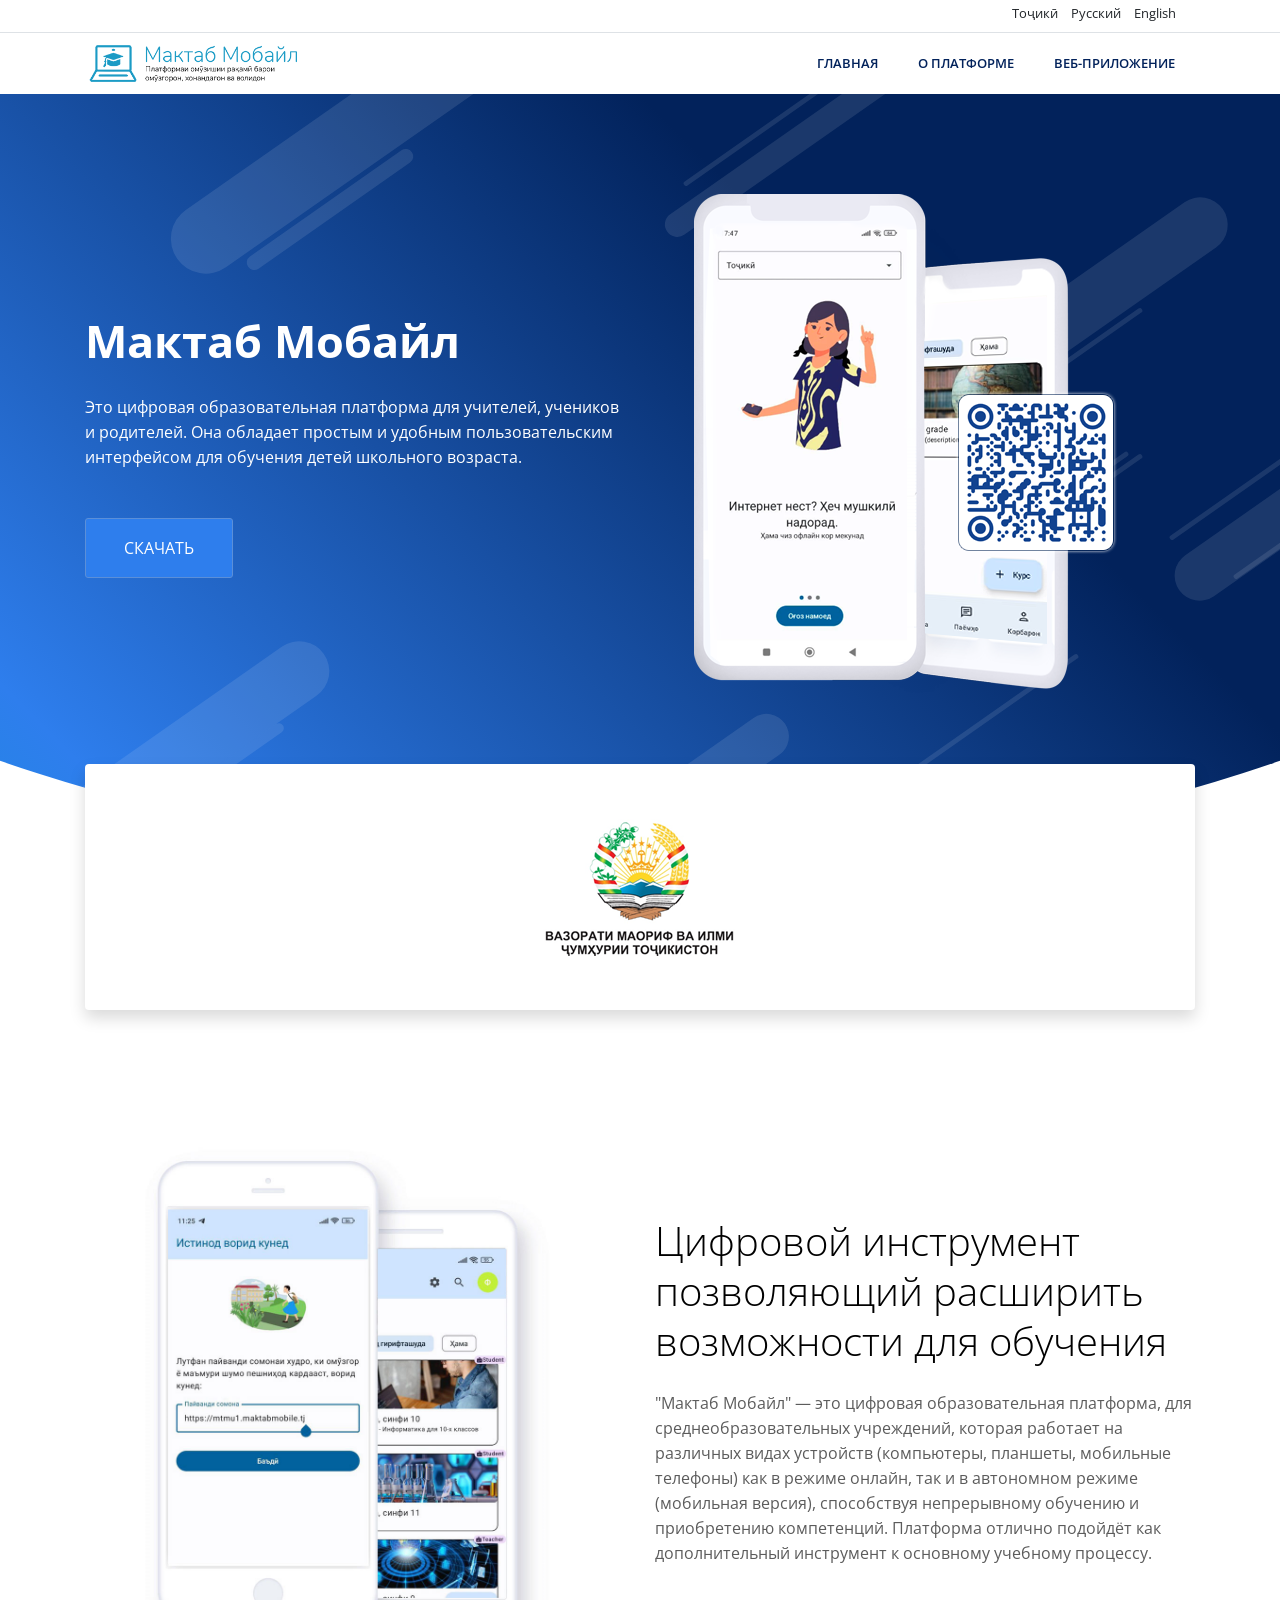
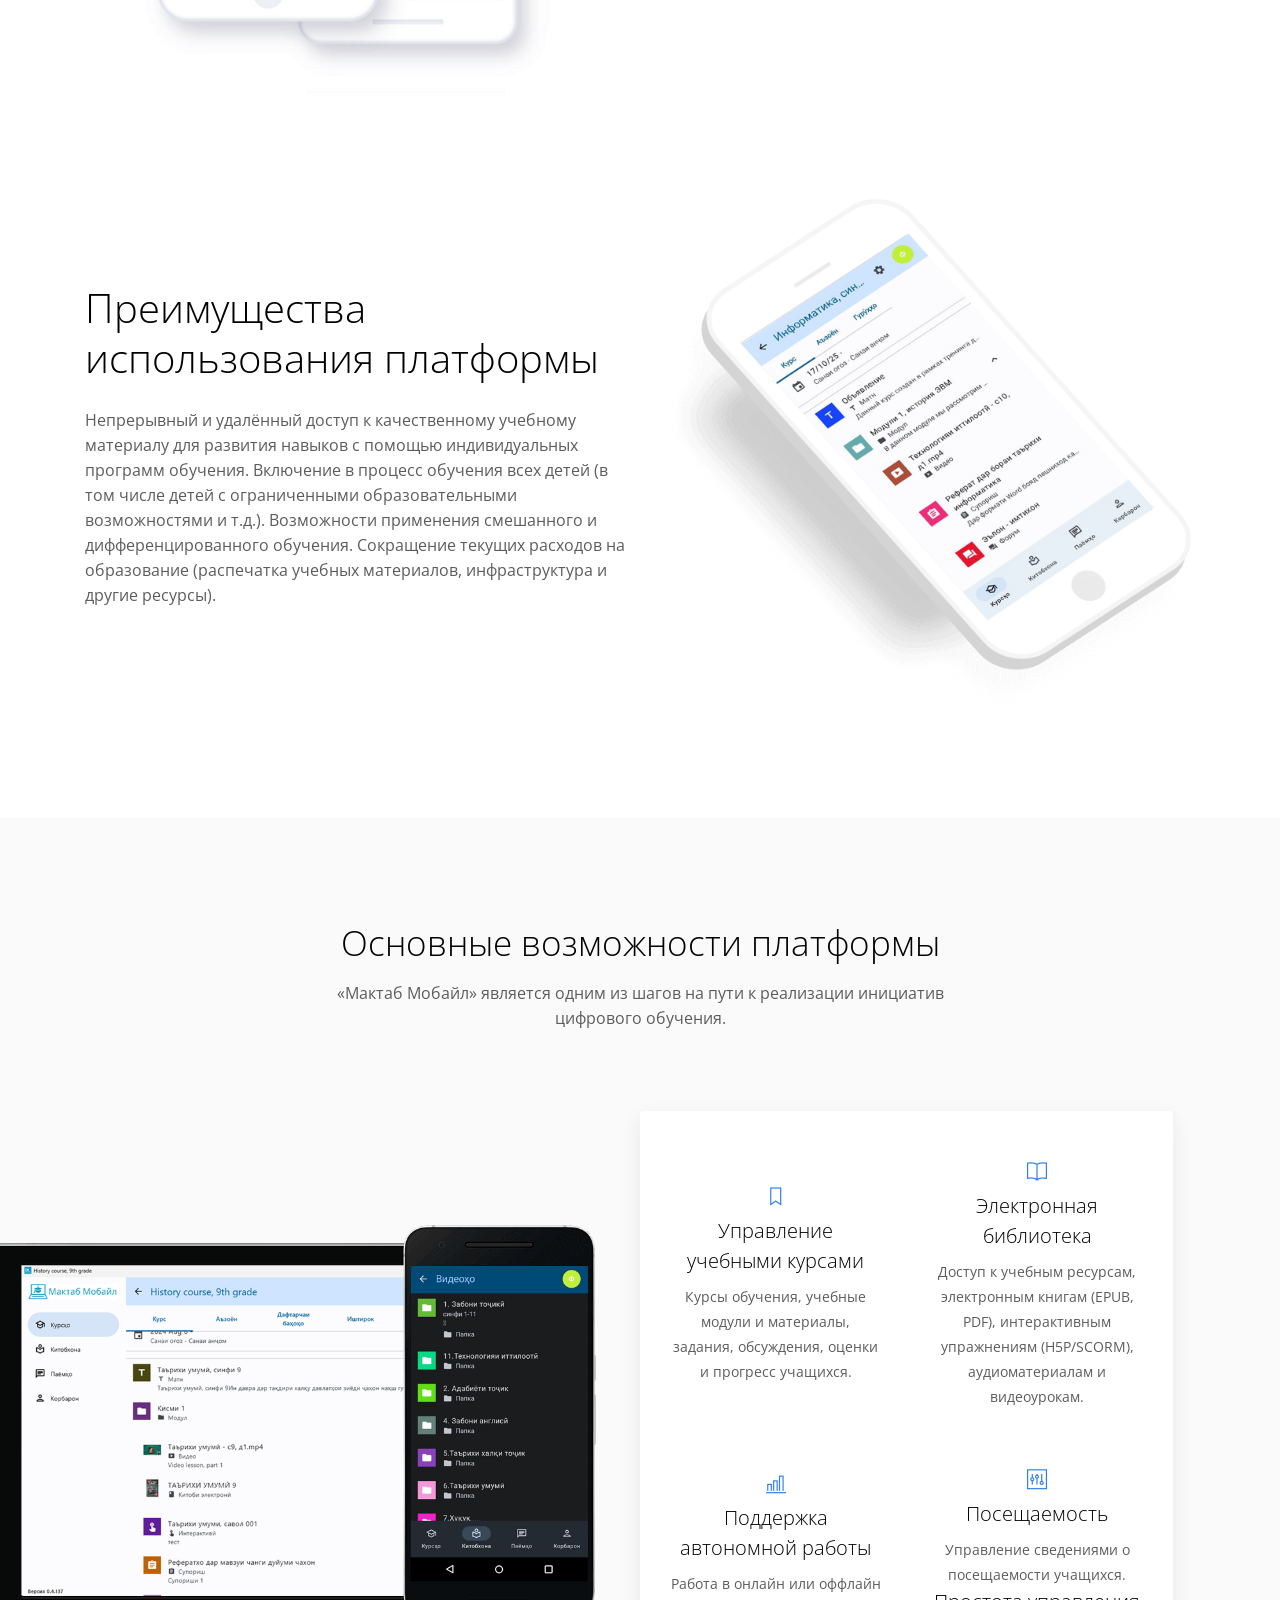
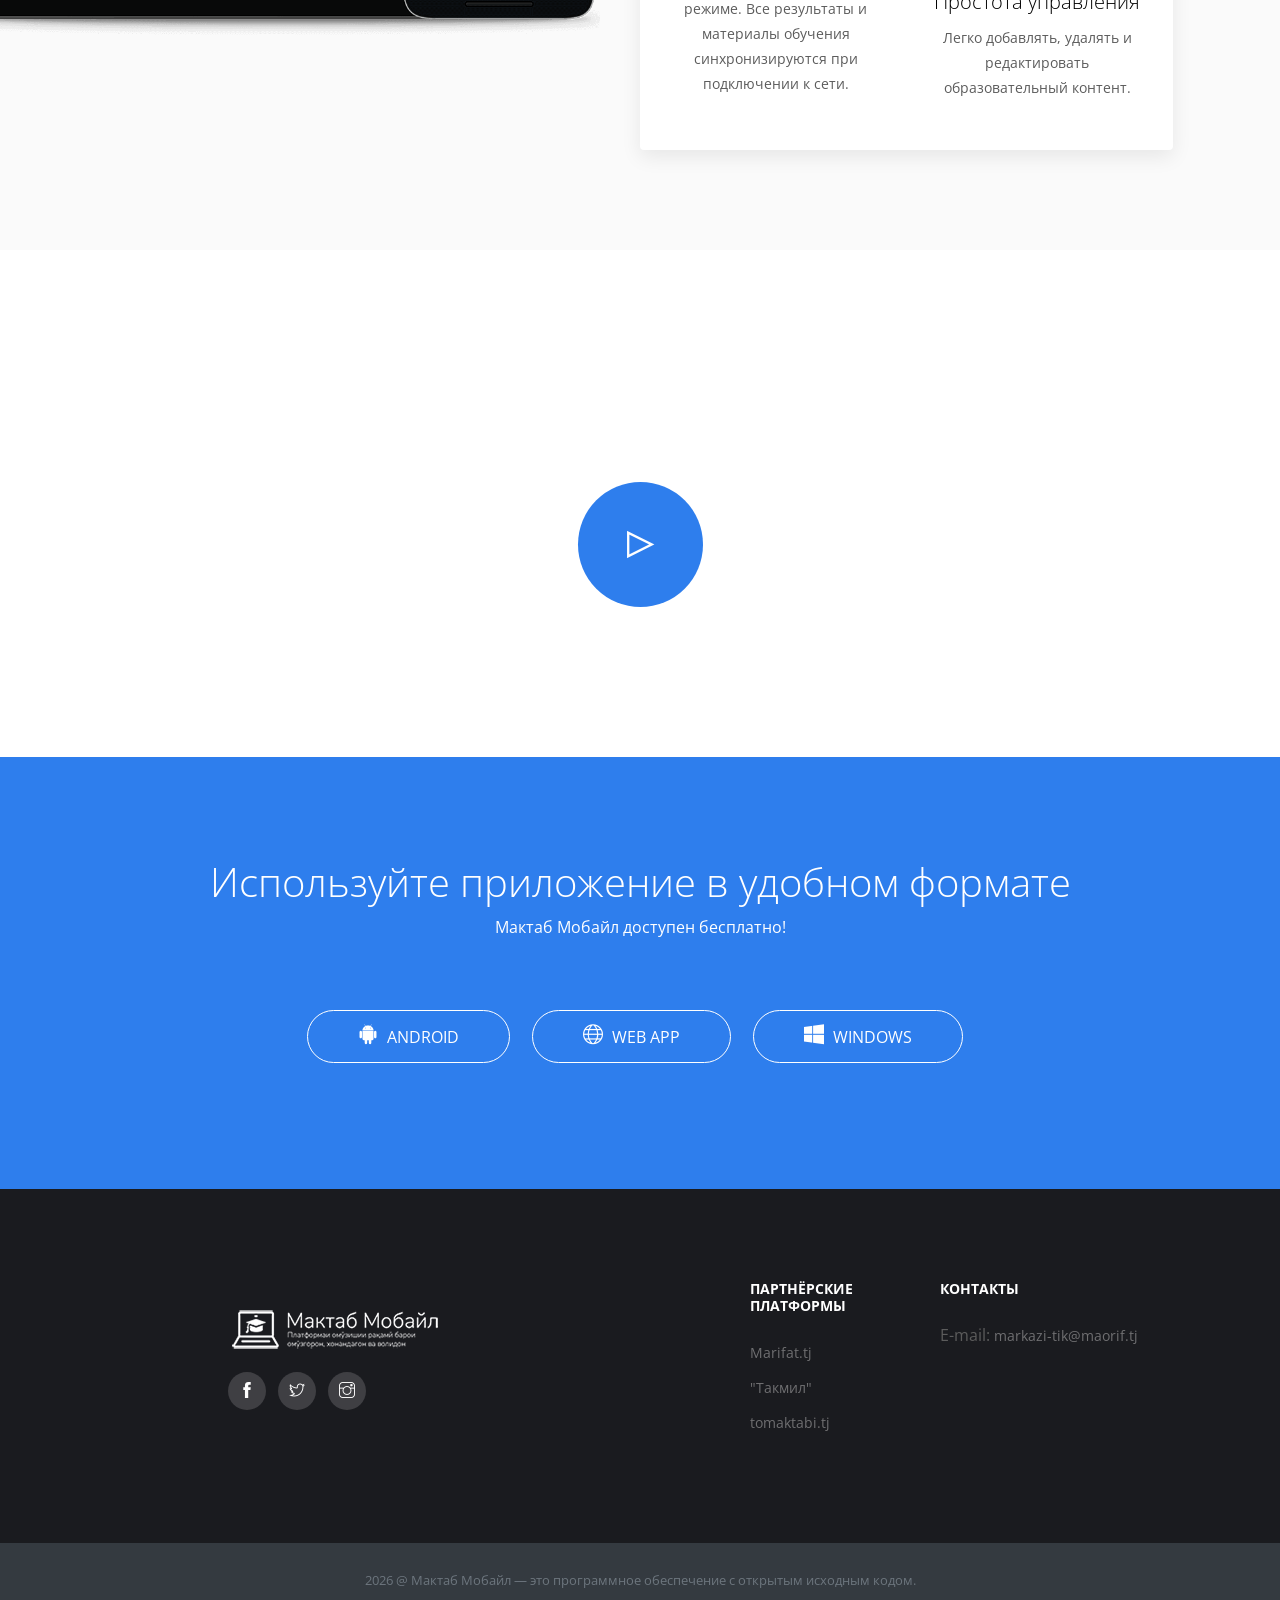
<file: index.html>
<!DOCTYPE html>
<html lang="en,ru,tj">
<head>
  <meta charset="utf-8">
  <title>Мактаб Мобайл - цифровая образовательная платформа</title>
  <meta http-equiv="X-UA-Compatible" content="IE=edge">
  <meta name="description" content="Maktab Mobile landing page">
  <meta name="viewport" content="width=device-width, initial-scale=1.0, maximum-scale=5.0">
  <meta name="author" content="RCAIDT">
  <!-- Favicon -->
  <link rel="shortcut icon" type="image/x-icon" href="images/mm/mm_favicon.png" />
  <!-- PLUGINS CSS STYLE -->
  <link rel="stylesheet" href="plugins/bootstrap/bootstrap.min.css">
  <link rel="stylesheet" href="plugins/themify-icons/themify-icons.css">
  <link rel="stylesheet" href="plugins/slick/slick.css">
  <link rel="stylesheet" href="plugins/slick/slick-theme.css">
  <link rel="stylesheet" href="plugins/fancybox/jquery.fancybox.min.css">
  <link rel="stylesheet" href="plugins/aos/aos.css">
  <!-- CUSTOM CSS -->
  <link href="css/style.css" rel="stylesheet">
</head>

<body class="body-wrapper" data-spy="scroll" data-target=".privacy-nav">

<!-- Выбор языка -->
<div class="border-bottom" id="top_language_bar">
	<div class="container p-1">
	<div class="row" style="height: 24px;">
		<div class="col-lg-12 text-right" style="font-size:13px;">
		<a href="" style="margin-right: 10px;" id="tajik_lang" class="langPicker" langCode="tj">Тоҷикӣ</a>
		<a href="" style="margin-right: 10px;" id="russian_lang" class="langPicker" langCode="ru">Русский</a>
		<a href="" style="margin-right: 30px;" id="english_lang" class="langPicker" langCode="en">English</a>
		</div>
	</div>
	</div>
</div>

<nav class="navbar main-nav navbar-expand-lg px-2 px-sm-0 py-2 py-lg-0">
  <div class="container">
    <a class="navbar-brand" href="index.html"><img src="images/mm/logo_80x400.png" height="45" alt="logo"></a>
    <button class="navbar-toggler" type="button" data-toggle="collapse" data-target="#navbarNav"
      aria-controls="navbarNav" aria-expanded="false" aria-label="Toggle navigation">
      <span class="ti-menu"></span>
    </button>
    <div class="collapse navbar-collapse" id="navbarNav">
      <ul class="navbar-nav ml-auto">
		<li class="nav-item">
          <a class="nav-link active translate" href="index.html" lngTXT="Main">Главная</a>
        </li>
        <li class="nav-item @@about">
          <a class="nav-link translate" href="about.html" lngTXT="About">О платформе</a>
        </li>
		<li class="nav-item">
          <a class="nav-link translate" href="https://school.maktabmobile.tj" target="_blank" lngTXT="WebApp">Веб-версия</a>
        </li>
      </ul>
    </div>
  </div>
</nav>

<!--====================================
=            Hero Section            =
=====================================-->
<section class="section gradient-banner">
	<div class="shapes-container">
		<div class="shape" data-aos="fade-down-left" data-aos-duration="1500" data-aos-delay="100"></div>
		<div class="shape" data-aos="fade-down" data-aos-duration="1000" data-aos-delay="100"></div>
		<div class="shape" data-aos="fade-up-right" data-aos-duration="1000" data-aos-delay="200"></div>
		<div class="shape" data-aos="fade-up" data-aos-duration="1000" data-aos-delay="200"></div>
		<div class="shape" data-aos="fade-down-left" data-aos-duration="1000" data-aos-delay="100"></div>
		<div class="shape" data-aos="fade-down-left" data-aos-duration="1000" data-aos-delay="100"></div>
		<div class="shape" data-aos="zoom-in" data-aos-duration="1000" data-aos-delay="300"></div>
		<div class="shape" data-aos="fade-down-right" data-aos-duration="500" data-aos-delay="200"></div>
		<div class="shape" data-aos="fade-down-right" data-aos-duration="500" data-aos-delay="100"></div>
		<div class="shape" data-aos="zoom-out" data-aos-duration="2000" data-aos-delay="500"></div>
		<div class="shape" data-aos="fade-up-right" data-aos-duration="500" data-aos-delay="200"></div>
		<div class="shape" data-aos="fade-down-left" data-aos-duration="500" data-aos-delay="100"></div>
		<div class="shape" data-aos="fade-up" data-aos-duration="500" data-aos-delay="0"></div>
		<div class="shape" data-aos="fade-down" data-aos-duration="500" data-aos-delay="0"></div>
		<div class="shape" data-aos="fade-up-right" data-aos-duration="500" data-aos-delay="100"></div>
		<div class="shape" data-aos="fade-down-left" data-aos-duration="500" data-aos-delay="0"></div>
	</div>
	<div class="container">
		<div class="row align-items-center">
			<div class="col-md-6 order-2 order-md-1 text-center text-md-left">
				<h1 class="text-white font-weight-bold mb-4 translate" lngTXT="MaktabMobile">Мактаб Мобайл</h1>
				<p class="text-white mb-5 translate" lngTXT="mainDescr">Это цифровая образовательная платформа для учителей, учеников и родителей. Она обладает простым и удобным пользовательским интерфейсом для обучения детей школьного возраста.</p>
				<a href="https://play.google.com/store/apps/details?id=tj.maktabmobile.app" class="btn btn-main-md translate" style="border:1px solid #5b8fd8" lngTXT="Download">Скачать</a>
			</div>
			<div class="col-md-6 text-center order-1 order-md-2">
				<img class="img-fluid" src="images/mm/mobile2.png" alt="MaktabMobile">
			</div>
		</div>
	</div>
</section>
<!--====  End of Hero Section  ====-->

<!-- Партнёры -->
<section class="section pt-0 position-relative pull-top">
	<div class="container">
		<div class="rounded shadow p-5 bg-white">
			<div class="row justify-content-center">
				<div class="col-lg-4 col-md-6 mt-5 mt-md-0 text-center">
					<img src="images/mm/logo/MoES.png">
				</div>
				<!--
				<div class="col-lg-4 col-md-6 mt-5 mt-md-0 text-center">
					<img src="images/mm/logo/EU.png">
				</div>
				<div class="col-lg-4 col-md-12 mt-5 mt-lg-0 text-center">
					<img src="images/mm/logo/UNICEF.png">
					</p>
				</div>
				-->
			</div>
		</div>
	</div>
</section>

<!--==================================
=            Feature Grid            =
===================================-->
<section class="feature section pt-0">
	<div class="container">
		<div class="row">
			<div class="col-lg-6 ml-auto justify-content-center">
				<!-- Feature Mockup -->
				<div class="image-content" data-aos="fade-right">
					<img class="img-fluid" src="images/mm/feature/feature-new-01.jpg" alt="iphone">
				</div>
			</div>
			<div class="col-lg-6 mr-auto align-self-center">
				<div class="feature-content">
					<!-- Feature Title -->
					<h2 class="translate" lngTXT="mainH1">Цифровой инструмент позволяющий расширить возможности для обучения</h2>
					<!-- Feature Description -->
					<p class="desc translate" lngTXT="mainD1">"Мактаб Мобайл" — это цифровая образовательная платформа, для среднеобразовательных учреждений, которая работает на различных видах устройств (компьютеры, планшеты, мобильные телефоны) как в режиме онлайн, так и в автономном режиме (мобильная версия), способствуя непрерывному обучению и приобретению компетенций. Платформа отлично подойдёт как дополнительный инструмент к основному учебному процессу.</p>
				</div>
			</div>
		</div>
	</div>
</section>

<section class="feature section pt-0">
	<div class="container">
		<div class="row">
			<div class="col-lg-6 ml-auto align-self-center">
				<div class="feature-content">
					<!-- Feature Title -->
					<h2 class="translate" lngTXT="mainH2">Преимущества использования платформы</h2>
					<!-- Feature Description -->
					<p class="translate" lngTXT="mainD2">Непрерывный и удалённый доступ к качественному учебному материалу для развития навыков с помощью индивидуальных программ обучения. Включение в процесс обучения всех детей (в том числе детей с ограниченными образовательными возможностями и т.д.). Возможности применения смешанного и дифференцированного обучения. Сокращение текущих расходов на образование (распечатка учебных материалов, инфраструктура и другие ресурсы).</p>
				</div>
			</div>
			<div class="col-lg-6 mr-auto justify-content-center">
				<!-- Feature mockup -->
				<div class="image-content" data-aos="fade-left">
					<img class="img-fluid" src="images/mm/feature/feature-new-02.png" alt="ipad">
				</div>
			</div>
		</div>
	</div>
</section>
<!--====  End of Feature Grid  ====-->

<!--==============================
=            Services            =
===============================-->
<section class="service section bg-gray">
	<div class="container-fluid p-0">
		<div class="row">
			<div class="col-lg-12">
				<div class="section-title">
					<h2 class="translate" lngTXT="mainH3">Основные возможности платформы</h2>
					<p class="translate" lngTXT="mainD3">«Мактаб Мобайл» является одним из шагов на пути к реализации инициатив цифрового обучения.</p>
				</div>
			</div>
		</div>
		<div class="row no-gutters">
			<div class="col-lg-6 align-self-center">
				<!-- Feature Image -->
				<div class="service-thumb left" data-aos="fade-right">
					<img class="img-fluid" src="images/mm/feature/iphone-ipad.png" alt="iphone-ipad">
				</div>
			</div>
			<div class="col-lg-5 mr-auto align-self-center">
				<div class="service-box">
					<div class="row align-items-center">
						<div class="col-md-6 col-xs-12">
							<!-- Service 01 -->
							<div class="service-item">
								<!-- Icon -->
								<i class="ti-bookmark"></i>
								<!-- Heading -->
								<h3 class="translate" lngTXT="mainH4">Управление учебными курсами</h3>
								<!-- Description -->
								<p class="translate" lngTXT="mainD4">Курсы обучения, учебные модули и материалы, задания, обсуждения, оценки и прогресс учащихся.</p>
							</div>
						</div>
						<div class="col-md-6 col-xs-12">
							<!-- Service 01 -->
							<div class="service-item">
								<!-- Icon -->
								<i class="ti-book"></i>
								<!-- Heading -->
								<h3 class="translate" lngTXT="mainH5">Электронная библиотека</h3>
								<!-- Description -->
								<p class="translate" lngTXT="mainD5">Доступ к учебным ресурсам, электронным книгам (EPUB, PDF), интерактивным упражнениям (H5P/SCORM), аудиоматериалам и видеоурокам.</p>
							</div>
						</div>
						<div class="col-md-6 col-xs-12">
							<!-- Service 01 -->
							<div class="service-item">
								<!-- Icon -->
								<i class="ti-bar-chart"></i>
								<!-- Heading -->
								<h3 class="translate" lngTXT="mainH6">Поддержка автономной работы</h3>
								<!-- Description -->
								<p class="translate" lngTXT="mainD6">Работа в онлайн или оффлайн режиме. Все результаты и материалы обучения синхронизируются при подключении к сети.</p>
							</div>
						</div>
						<div class="col-md-6 col-xs-12">
							<!-- Service 01 -->
							<div class="service-item">
								<!-- Icon -->
								<i class="ti-panel"></i>
								<!-- Heading -->
								<h3 class="translate" lngTXT="mainH7">Посещаемость</h3>
								<!-- Description -->
								<p class="translate" lngTXT="mainD7">Управление сведениями о посещаемости учащихся.</p>
								<!-- Heading -->
								<h3 class="translate" lngTXT="mainH8">Простота обслуживания</h3>
								<!-- Description -->
								<p class="translate" lngTXT="mainD8">Легко добавлять, удалять и редактировать образовательный контент.</p>
							</div>
						</div>
					</div>
				</div>
			</div>
		</div>
	</div>
</section>
<!--====  End of Services  ====-->


<!--=================================
=            Video Promo            =
==================================-->
<section class="video-promo section bg-1">
	<div class="container">
		<div class="row">
			<div class="col-lg-12">
				<div class="content-block">
					<!-- Heading -->
					<h2 class="translate" lngTXT="mainH9">Демо видео - начало работы с платформой</h2>
					<!-- Promotional Speech -->
					<!-- <p>Данный плейлист содержит серию видеороликов по основам работы с платформой</p> -->
					<!-- Video -->
					<!-- <a data-fancybox href="https://youtube.com/shorts/muabighf5Bc?si=-gCNv10S2cwgLtlq">
						<i class="ti-control-play video"></i>
					</a> -->
					<br>
					<a href="https://www.youtube.com/playlist?list=PLSjLi6syRt2pgsEkg42RTnIU-hBkp2TOU" target="_blank">
						<i class="ti-control-play video"></i>
					</a>
				</div>
			</div>
		</div>
	</div>
</section>
<!--====  End of Video Promo  ====-->

<!--=================================
=            Testimonial            =
==================================-->

<!--====  End of Testimonial  ====-->

<section class="call-to-action-app section bg-blue">
	<div class="container">
		<div class="row">
			<div class="col-lg-12">
				<h2 class="translate" lngTXT="mainH10">Используйте приложение в удобном формате</h2>
				<p class="translate" lngTXT="mainD10">Мактаб Мобайл доступен бесплатно!</p>
				<ul class="list-inline">
					<li class="list-inline-item">
						<a href="https://play.google.com/store/apps/details?id=tj.maktabmobile.app" class="btn btn-rounded-icon">
							<i class="ti-android"></i>
							Android
						</a>
					</li>
					<li class="list-inline-item">
						<a href="https://school.maktabmobile.tj" class="btn btn-rounded-icon">
							<i class="ti-world"></i>
							Web App
						</a>
					</li>
					<li class="list-inline-item">
						<a href="https://devserver3.ustadmobile.com/conveyor/Release-Maktab/download.html" class="btn btn-rounded-icon">
							<i class="ti-microsoft-alt"></i>
							Windows
						</a>
					</li>
				</ul>
			</div>
		</div>
	</div>
</section>

<!--============================
=            Footer            =
=============================-->
<footer>
  <div class="footer-main">
    <div class="container">
      <div class="row">
        <div class="col-lg-4 col-md-12 m-md-auto align-self-center">
          <div class="block">
            <a href="index.html"><img src="images/mm/logo-horizontal-white.png" alt="footer-logo"></a>
            <!-- Social Site Icons -->
            <ul class="social-icon list-inline">
              <li class="list-inline-item">
                <a href="https://www.facebook.com/uniceftajikistan/"><i class="ti-facebook"></i></a>
              </li>
              <li class="list-inline-item">
                <a href="https://x.com/unicef_tjk/"><i class="ti-twitter"></i></a>
              </li>
              <li class="list-inline-item">
                <a href="https://www.instagram.com/uniceftajikistan/"><i class="ti-instagram"></i></a>
              </li>
            </ul>
          </div>
        </div>
        <div class="col-lg-2 col-md-3 col-6 mt-5 mt-lg-0">
          <div class="block-2">
            <!-- heading -->
            <h6 class="translate" lngTXT="mainH11">Партнёрские платформы</h6>
            <!-- links -->
            <ul>
              <li><a href="https://marifat.tj">Marifat.tj</a></li>
              <li><a href="https://dl.rcict.net">"Такмил"</a></li>
              <li><a href="https://tomaktabi.tj">tomaktabi.tj</a></li>
            </ul>
          </div>
        </div>
        <div class="col-lg-3 col-md-3 col-6 mt-5 mt-lg-0">
          <div class="block-2">
            <!-- heading -->
            <h6 class="translate" lngTXT="mainH12">Контакты</h6>
            <!-- links -->
            <ul>
              <li>E-mail: <a href="mailto:markazi-tik@maorif.tj">markazi-tik@maorif.tj</a></li>
            </ul>
          </div>
        </div>
      </div>
    </div>
  </div>
  <div class="text-center bg-dark py-4">
    <small class="text-secondary"><script>document.write(new Date().getFullYear())</script> @ <span  class="translate" lngTXT="footer1">Maktab Mobile is Open-Source Software</span><a href="https://github.com/UstadMobile/UstadMobile/tree/release-maktab-mobile">.</a></small>
  </div>
</footer>


  <!-- To Top -->
  <div class="scroll-top-to">
    <i class="ti-angle-up"></i>
  </div>
  
  <!-- JAVASCRIPTS -->
  <script src="plugins/jquery/jquery.min.js"></script>
  <script src="plugins/bootstrap/bootstrap.min.js"></script>
  <script src="plugins/slick/slick.min.js"></script>
  <script src="plugins/fancybox/jquery.fancybox.min.js"></script>
  <script src="plugins/syotimer/jquery.syotimer.min.js"></script>
  <script src="plugins/aos/aos.js"></script>
  
  <script src="js/script.js"></script>
  <script src="js/translation.js"></script>
</body>

</html>
</file>
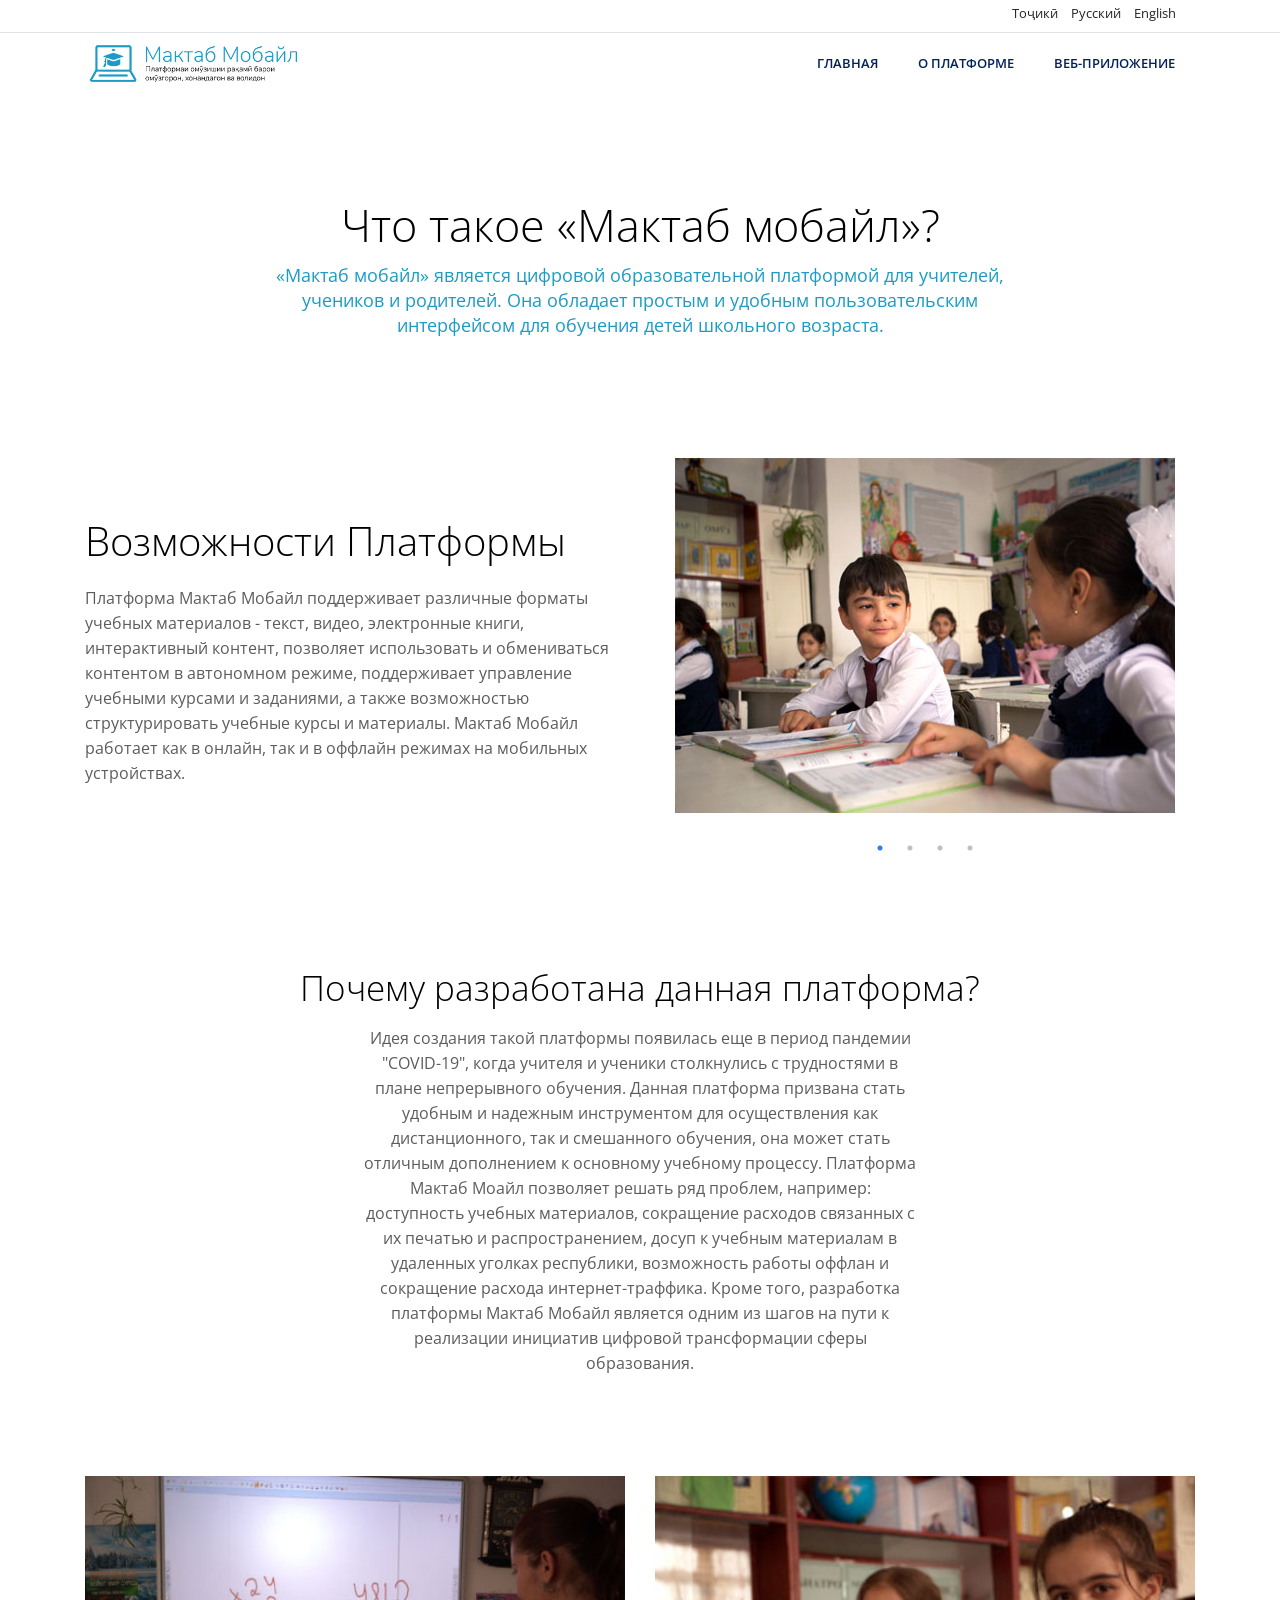
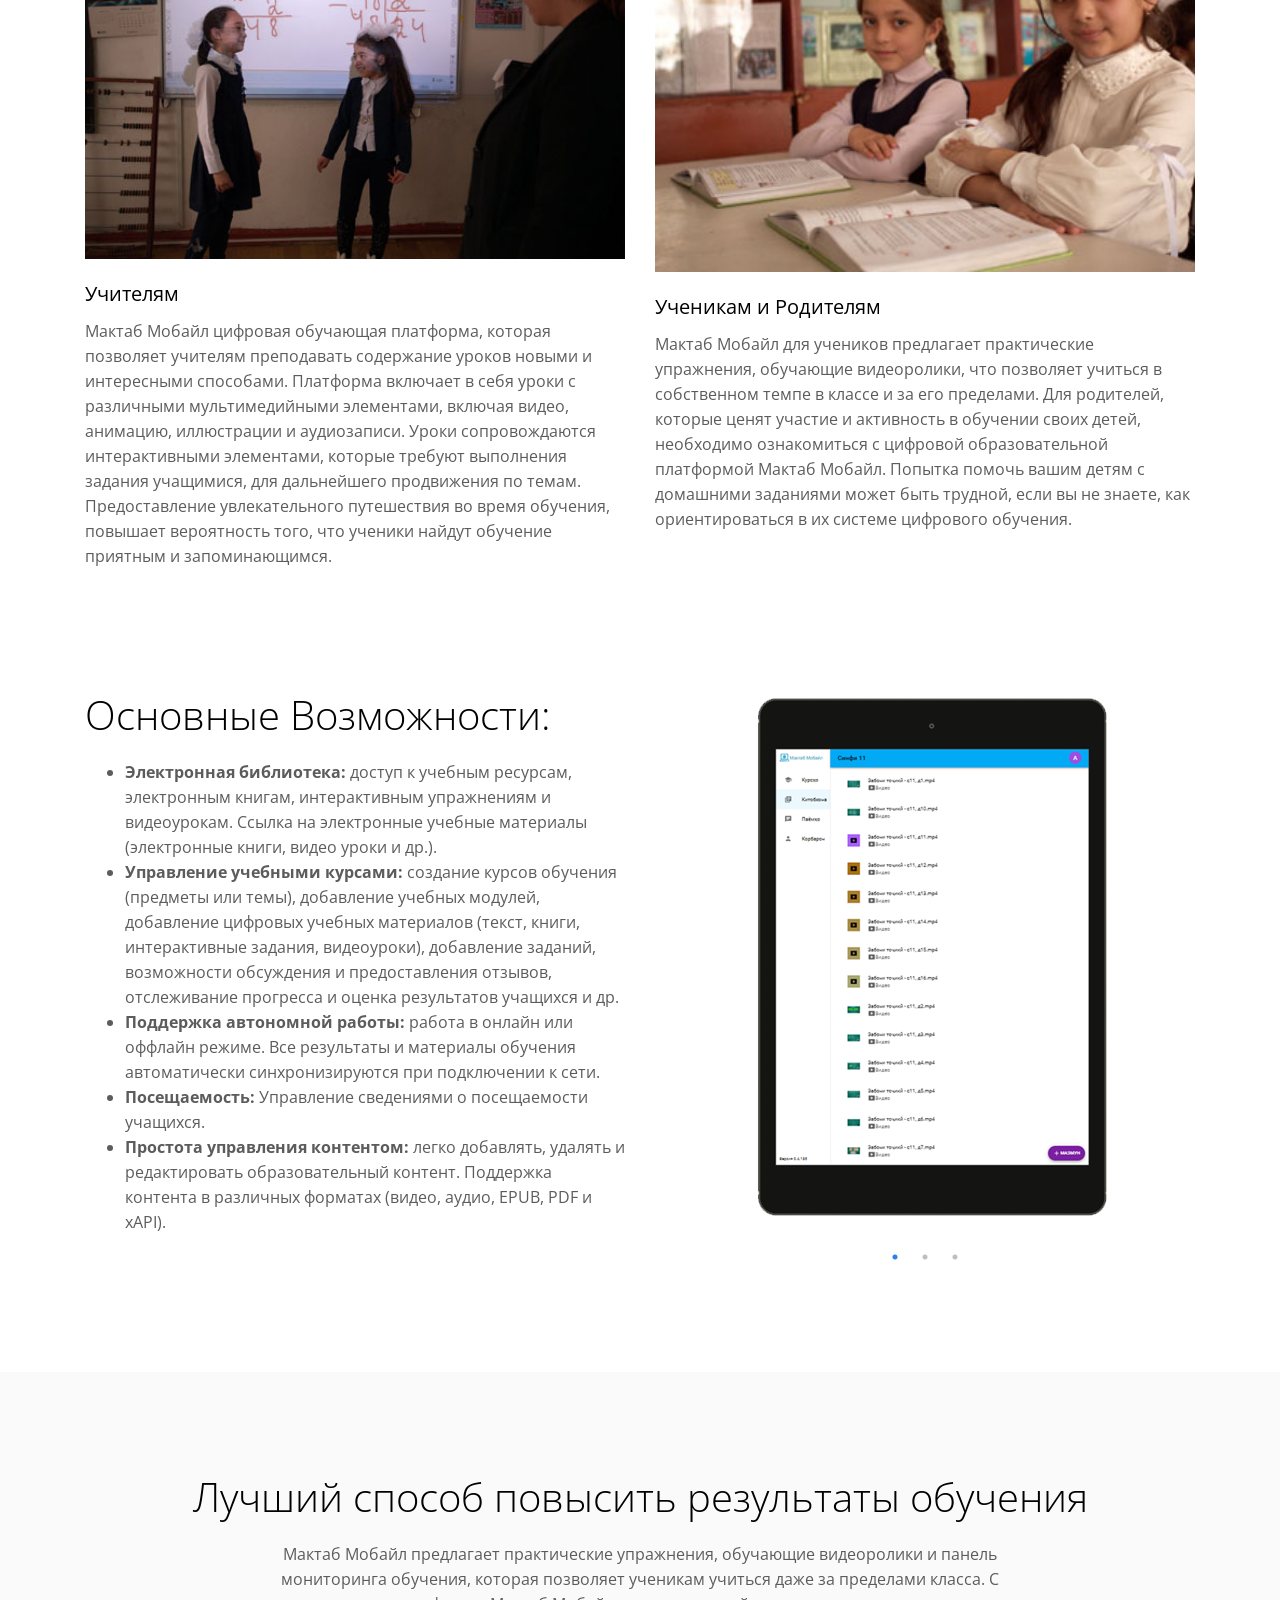
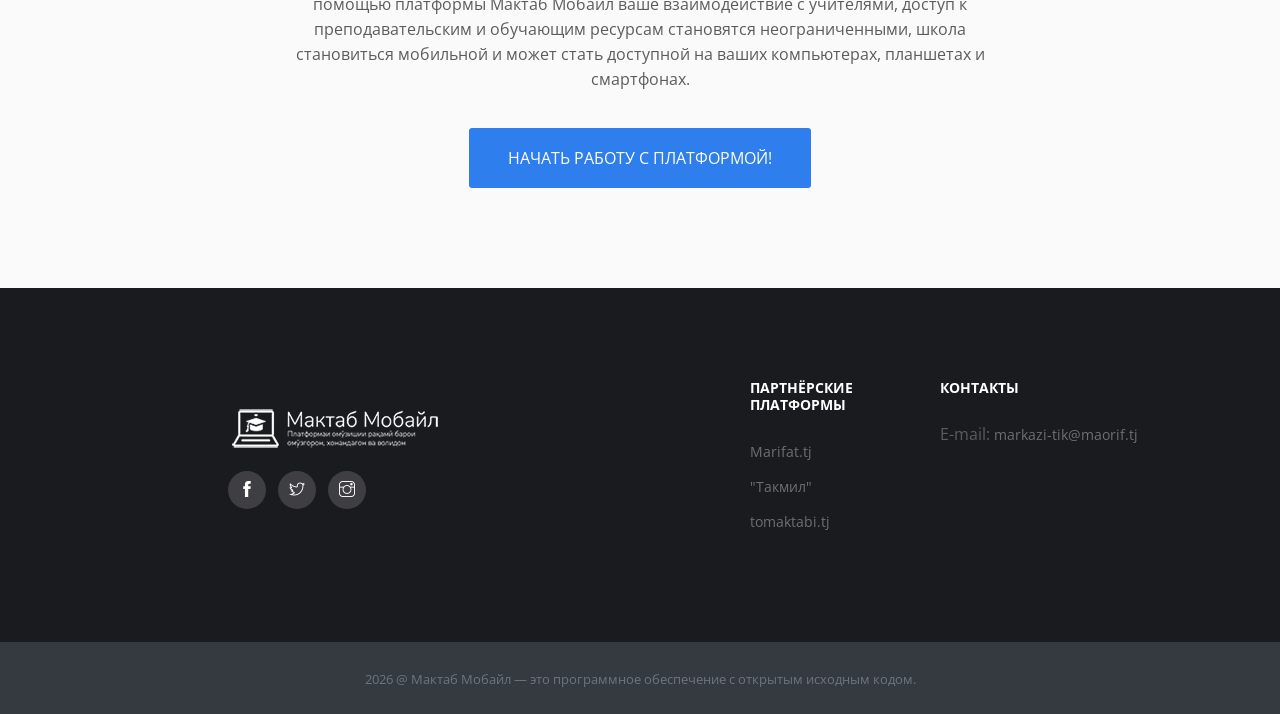
<file: about.html>
<!DOCTYPE html>
<html lang="en,ru,tj">
<head>
  <meta charset="utf-8">
  <title>Мактаб Мобайл - цифровая образовательная платформа</title>
  <meta http-equiv="X-UA-Compatible" content="IE=edge">
  <meta name="description" content="Maktab Mobile landing page">
  <meta name="viewport" content="width=device-width, initial-scale=1.0, maximum-scale=5.0">
  <meta name="author" content="RCAIDT">
  <!-- Favicon -->
  <link rel="shortcut icon" type="image/x-icon" href="images/mm/mm_favicon.png" />
  <!-- PLUGINS CSS STYLE -->
  <link rel="stylesheet" href="plugins/bootstrap/bootstrap.min.css">
  <link rel="stylesheet" href="plugins/themify-icons/themify-icons.css">
  <link rel="stylesheet" href="plugins/slick/slick.css">
  <link rel="stylesheet" href="plugins/slick/slick-theme.css">
  <link rel="stylesheet" href="plugins/fancybox/jquery.fancybox.min.css">
  <link rel="stylesheet" href="plugins/aos/aos.css">
  <!-- CUSTOM CSS -->
  <link href="css/style.css" rel="stylesheet">
</head>

<body class="body-wrapper" data-spy="scroll" data-target=".privacy-nav">


<!-- Выбор языка -->
<div class="border-bottom" id="top_language_bar">
	<div class="container p-1">
	<div class="row" style="height: 24px;">
		<div class="col-lg-12 text-right" style="font-size:13px;">
		<a href="" style="margin-right: 10px;" id="tajik_lang" class="langPicker" langCode="tj">Тоҷикӣ</a>
		<a href="" style="margin-right: 10px;" id="russian_lang" class="langPicker" langCode="ru">Русский</a>
		<a href="" style="margin-right: 30px;" id="english_lang" class="langPicker" langCode="en">English</a>
		</div>
	</div>
	</div>
</div>

<nav class="navbar main-nav navbar-expand-lg px-2 px-sm-0 py-2 py-lg-0">
  <div class="container">
    <a class="navbar-brand" href="index.html"><img src="images/mm/logo_80x400.png" height="45" alt="logo"></a>
    <button class="navbar-toggler" type="button" data-toggle="collapse" data-target="#navbarNav"
      aria-controls="navbarNav" aria-expanded="false" aria-label="Toggle navigation">
      <span class="ti-menu"></span>
    </button>
    <div class="collapse navbar-collapse" id="navbarNav">
      <ul class="navbar-nav ml-auto">
		<li class="nav-item">
          <a class="nav-link translate" href="index.html" lngTXT="Main">Главная</a>
        </li>
        <li class="nav-item @@about">
          <a class="nav-link active translate" href="about.html" lngTXT="About">О платформе</a>
        </li>
		<li class="nav-item">
          <a class="nav-link translate" href="https://school.maktabmobile.tj" target="_blank" lngTXT="WebApp">Веб-версия</a>
        </li>
      </ul>
    </div>
  </div>
</nav>

<!--================================
=            Page Title            =
=================================-->

<section class="section page-title">
	<div class="container">
		<div class="row">
			<div class="col-sm-8 m-auto">
				<!-- Page Title -->
				<h1 class="translate" lngTXT="aH1">Что такое «Мактаб мобайл»?</h1>
				<!-- Page Description -->
				<p class="mm-color1 translate" lngTXT="aD1" style="font-size:18px;">«Мактаб мобайл» является цифровой образовательной платформой для учителей, учеников и родителей. Она обладает простым и удобным пользовательским интерфейсом для обучения детей школьного возраста.</p>
			</div>
		</div>
	</div>
</section>

<!--====  End of Page Title  ====-->


<!--===============================
=            Our Story            =
================================-->
<section class="section about p-0">
	<div class="container">
		<div class="row">
			<div class="col-lg-6 align-self-center">
				<div class="content text-center text-lg-left">
					<!-- Headline -->
					<h2 class="translate" lngTXT="aH2">Возможности платформы</h2>
					<!-- Story -->
					<p class="translate" lngTXT="aD2">Платформа Мактаб Мобайл поддерживает различные форматы учебных материалов - текст, видео, электронные книги, интерактивный контент, позволяет использовать и обмениваться контентом в автономном режиме, поддерживает управление учебными курсами и заданиями, а также возможностью структурировать учебные курсы и материалы. Мактаб Мобайл работает как в онлайн, так и в оффлайн режимах на мобильных устройствах.</p>
				</div>
			</div>
			<div class="col-lg-6 mt-4 mt-lg-0">
				<!-- Story Image Slider -->
				<div class="about-slider">
					<!-- Story Image -->
					<div class="item">
						<img class="w-100" src="images/mm/about/story-slider-01.jpg" alt="slider-image">
					</div>
					<!-- Story Image -->
					<div class="item">
						<img class="w-100" src="images/mm/about/story-slider-02.jpg" alt="slider-image">
					</div>
					<!-- Story Image -->
					<div class="item">
						<img class="w-100" src="images/mm/about/story-slider-03.jpg" alt="slider-image">
					</div>
					<!-- Story Image -->
					<div class="item">
						<img class="w-100" src="images/mm/about/story-slider-04.jpg" alt="slider-image">
					</div>
				</div>
			</div>
		</div>
	</div>
</section>
<!--====  End of Our Story  ====-->

<!--================================
=            Behind Story          =
=================================-->
<section class="section">
	<div class="container">
		<div class="row">
			<div class="col-12">
				<div class="section-title mb-0">
					<h2 class="translate" lngTXT="aH3">Почему разработана данная платформа?</a></h2>
					<p class="translate" lngTXT="aD3">Идея создания такой платформы появилась еще в период пандемии "COVID-19", когда учителя и ученики столкнулись с трудностями в плане непрерывного обучения. Данная платформа призвана стать удобным и надежным инструментом для осуществления как дистанционного, так и смешанного обучения, она может стать отличным дополнением к основному учебному процессу. Платформа Мактаб Моайл позволяет решать ряд проблем, например: доступность учебных материалов, сокращение расходов связанных с их печатью и распространением, досуп к учебным материалам в удаленных уголках республики, возможность работы оффлан и сокращение расхода интернет-траффика. Кроме того, разработка платформы Мактаб Мобайл является одним из шагов на пути к реализации инициатив цифровой трансформации сферы образования.
					</p>
				</div>
			</div>
		</div>
	</div>
</section>
<!--====  End of Behind Story  ====-->

<!--==================================
=            Create Story            =
===================================-->
<section class="section create-stories pt-0">
	<div class="container">
		<div class="row">
			<div class="col-lg-6">
				<div class="block">
					<!-- Image -->
					<img class="img-fluid" src="images/mm/about/teachers-01.jpg" alt="Story-Image">
					<!-- Heading -->
					<h3><strong class="translate" lngTXT="aH4">Учителям</strong></h3>
					<!-- Story -->
					<p class="translate" lngTXT="aD4">Мактаб Мобайл цифровая обучающая платформа, которая позволяет учителям преподавать содержание уроков новыми и интересными способами. Платформа включает в себя уроки с различными мультимедийными элементами, включая видео, анимацию, иллюстрации и аудиозаписи. Уроки сопровождаются интерактивными элементами, которые требуют выполнения задания учащимися, для дальнейшего продвижения по темам. Предоставление увлекательного путешествия во время обучения, повышает вероятность того, что ученики найдут обучение приятным и запоминающимся.</p>
				</div>
			</div>
			<div class="col-lg-6 mt-5 mt-lg-0">
				<div class="block">
					<!-- Image -->
					<img class="img-fluid" src="images/mm/about/students-01.jpg" alt="Story-Image">
					<!-- Heading -->
					<h3><strong class="translate" lngTXT="aH5">Ученикам и Родителям</strong></h3>
					<!-- Story -->
					<p class="translate" lngTXT="aD5">Мактаб Мобайл для учеников предлагает практические упражнения, обучающие видеоролики, что позволяет учиться в собственном темпе в классе и за его пределами. Для родителей, которые ценят участие и активность в обучении своих детей, необходимо ознакомиться с цифровой образовательной платформой Мактаб Мобайл. Попытка помочь вашим детям с домашними заданиями может быть трудной, если вы не знаете, как ориентироваться в их системе цифрового обучения.
					</p>
				</div>
			</div>
		</div>
	</div>
</section>
<!--====  End of Create Story  ====-->


<!--===============================
=            Our Story            =
================================-->
<section class="section about pt-0">
	<div class="container">
		<div class="row">
			<div class="col-lg-6 align-self-center">
				<div class="content text-center text-lg-left">
					<!-- Headline -->
					<h2 class="translate" lngTXT="aH6">Основные возможности:</h2>
					<!-- Story -->
					<p>
					<ul>
						<li class="translate" lngTXT="aL1"><strong>Электронная библиотека: </strong>доступ к учебным ресурсам, электронным книгам, интерактивным упражнениям и видеоурокам. <a href="https://fs.rcict.net/index.php/s/MXGTGDef5kRzm78">Ссылка на электронные учебные материалы (электронные книги, видеоуроки и др.)</a>.</li>
						<li class="translate" lngTXT="aL2"><strong>Управление учебными курсами: </strong>создание курсов обучения (предметы или темы), добавление учебных модулей, добавление цифровых учебных материалов (текст, книги, интерактивные задания, видеоуроки), добавление заданий, возможности обсуждения и предоставления отзывов, отслеживание прогресса и оценка результатов учащихся и др.</li>
						<li class="translate" lngTXT="aL3"><strong>Поддержка автономной работы: </strong>работа в онлайн или оффлайн режиме. Все результаты и материалы обучения автоматически синхронизируются при подключении к сети.</li>
						<li class="translate" lngTXT="aL4"><strong>Посещаемость: </strong>Управление сведениями о посещаемости учащихся.</li>
						<li class="translate" lngTXT="aL5"><strong>Простота управления контентом: </strong>легко добавлять, удалять и редактировать образовательный контент. Поддержка контента в различных форматах (видео, аудио, EPUB, PDF и xAPI).</li>
					</ul>
					</p>
				</div>
			</div>
			<div class="col-lg-6 mt-5 mt-lg-0">
				<!-- Story Image Slider -->
				<div class="about-slider">
					<!-- Story Image -->
					<div class="item">
						<img class="w-100" src="images/mm/about/feature-slider-01.png" alt="slider-image">
					</div>
					<!-- Story Image -->
					<div class="item">
						<img class="w-100" src="images/mm/about/feature-slider-02.png" alt="slider-image">
					</div>
					<!-- Story Image -->
					<div class="item">
						<img class="w-100" src="images/mm/about/feature-slider-03.png" alt="slider-image">
					</div>
				</div>
			</div>
		</div>
	</div>
</section>
<!--====  End of Our Story  ====-->

<!--=====================================
=            Section comment            =
======================================-->

<section class="section cta-hire bg-gary">
	<div class="container">
		<div class="row">
			<div class="col-md-12 text-center">
				<!-- Hire Title -->
				<h2 class="translate" lngTXT="aH7">Лучший способ повысить результаты обучения</h2>
				<!-- Job Description -->
				<p class="translate" lngTXT="aD7">Мактаб Мобайл предлагает практические упражнения, обучающие видеоролики и панель мониторинга обучения, которая позволяет ученикам учиться даже за пределами класса. С помощью платформы Мактаб Мобайл ваше взаимодействие с учителями, доступ к преподавательским и обучающим ресурсам становятся неограниченными, школа становиться мобильной и может стать доступной на ваших компьютерах, планшетах и смартфонах.</p>
				<!-- Action Button -->
				<a href="https://play.google.com/store/apps/details?id=tj.maktabmobile.app" class="mt-3 btn btn-main-md translate" lngTXT="aB7">Начать работу с платформой!</a>
			</div>
		</div>
	</div>
</section>

<!--====  End of Section comment  ====-->


<!--============================
=            Footer            =
=============================-->
<footer>
  <div class="footer-main">
    <div class="container">
      <div class="row">
        <div class="col-lg-4 col-md-12 m-md-auto align-self-center">
          <div class="block">
            <a href="index.html"><img src="images/mm/logo-horizontal-white.png" alt="footer-logo"></a>
            <!-- Social Site Icons -->
            <ul class="social-icon list-inline">
              <li class="list-inline-item">
                <a href="https://www.facebook.com/uniceftajikistan/"><i class="ti-facebook"></i></a>
              </li>
              <li class="list-inline-item">
                <a href="https://x.com/unicef_tjk/"><i class="ti-twitter"></i></a>
              </li>
              <li class="list-inline-item">
                <a href="https://www.instagram.com/uniceftajikistan/"><i class="ti-instagram"></i></a>
              </li>
            </ul>
          </div>
        </div>
        <div class="col-lg-2 col-md-3 col-6 mt-5 mt-lg-0">
          <div class="block-2">
            <!-- heading -->
            <h6 class="translate" lngTXT="mainH11">Партнёрские платформы</h6>
            <!-- links -->
            <ul>
              <li><a href="https://marifat.tj">Marifat.tj</a></li>
              <li><a href="https://dl.rcict.net">"Такмил"</a></li>
              <li><a href="https://tomaktabi.tj">tomaktabi.tj</a></li>
            </ul>
          </div>
        </div>
        <div class="col-lg-3 col-md-3 col-6 mt-5 mt-lg-0">
          <div class="block-2">
            <!-- heading -->
            <h6 class="translate" lngTXT="mainH12">Контакты</h6>
            <!-- links -->
            <ul>
              <li>E-mail: <a href="mailto:markazi-tik@maorif.tj">markazi-tik@maorif.tj</a></li>
            </ul>
          </div>
        </div>
      </div>
    </div>
  </div>
  <div class="text-center bg-dark py-4">
    <small class="text-secondary"><script>document.write(new Date().getFullYear())</script> @ <span  class="translate" lngTXT="footer1">Maktab Mobile is Open-Source Software</span><a href="https://github.com/UstadMobile/UstadMobile/tree/release-maktab-mobile">.</a></small>
  </div>
</footer>


  <!-- To Top -->
  <div class="scroll-top-to">
    <i class="ti-angle-up"></i>
  </div>
  
  <!-- JAVASCRIPTS -->
  <script src="plugins/jquery/jquery.min.js"></script>
  <script src="plugins/bootstrap/bootstrap.min.js"></script>
  <script src="plugins/slick/slick.min.js"></script>
  <script src="plugins/fancybox/jquery.fancybox.min.js"></script>
  <script src="plugins/syotimer/jquery.syotimer.min.js"></script>
  <script src="plugins/aos/aos.js"></script>
  
  <script src="js/script.js"></script>
  <script src="js/translation.js"></script>
</body>

</html>
</file>
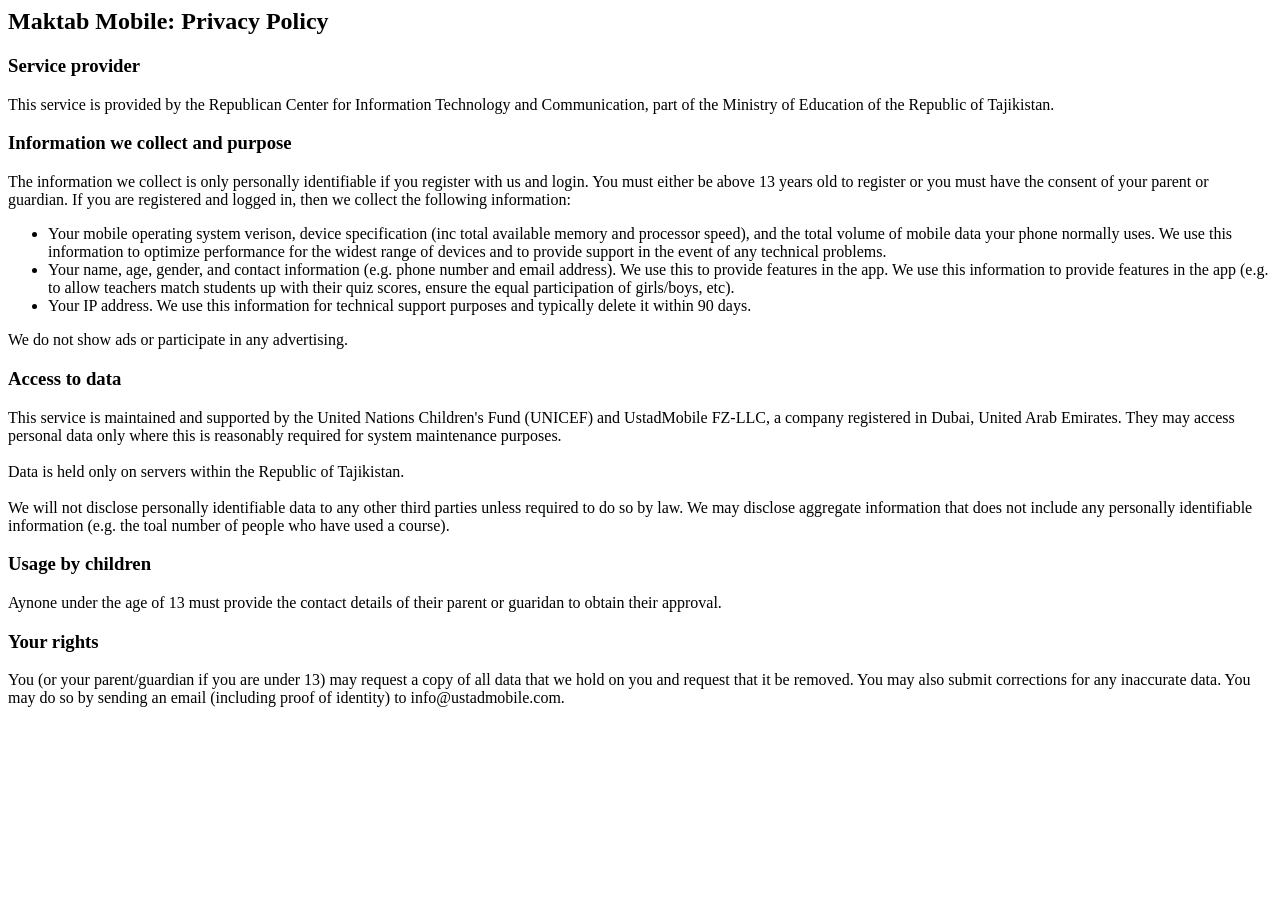
<file: privacy-policy.html>
<html>
<body>
<h2>Maktab Mobile: Privacy Policy</h2>

<h3>Service provider</h3>

<p>This service is provided by the Republican Center for Information Technology and Communication, part of the Ministry of Education of the Republic of Tajikistan.</p>

<h3>Information we collect and purpose</h3>

<p>The information we collect is only personally identifiable if you register with us and login. You must either be above 13 years old to register or you must have the consent of your parent or guardian. If you are registered and logged in, then we collect the following information:</p>

<ul>
<li>    Your mobile operating system verison, device specification (inc total available memory and processor speed), and the total volume of mobile data your phone normally uses. We use this information to optimize performance for the widest range of devices and to provide support in the event of any technical problems.</li>
<li>    Your name, age, gender, and contact information (e.g. phone number and email address). We use this to provide features in the app. We use this information to provide features in the app (e.g. to allow teachers match students up with their quiz scores, ensure the equal participation of girls/boys, etc).</li>
<li>    Your IP address. We use this information for technical support purposes and typically delete it within 90 days.</li>
</ul>

<p>We do not show ads or participate in any advertising.</p>


<h3>Access to data</h3>

<p>
This service is maintained and supported by the United Nations Children's Fund (UNICEF) and UstadMobile FZ-LLC, a company registered in Dubai, United Arab Emirates.
They may access personal data only where this is reasonably required for system maintenance purposes.<br/>
<br/>
Data is held only on servers within the Republic of Tajikistan.<br/>
<br/>

We will not disclose personally identifiable data to any other third parties unless required to do so by law. We may disclose aggregate information that does not include any personally identifiable information (e.g. the toal number of people who have used a course).</p>


<h3>Usage by children</h3>

<p>Aynone under the age of 13 must provide the contact details of their parent or guaridan to obtain their approval.</p>


<h3>Your rights</h3>

<p>You (or your parent/guardian if you are under 13) may request a copy of all data that we hold on you and request that it be removed. You may also submit corrections for any inaccurate data. You may do so by sending an email (including proof of identity) to info@ustadmobile.com. </p>
</body>
</html>
</file>
<file: plugins/themify-icons/themify-icons.css>
@font-face {
  font-family: 'themify';
  src: url('fonts/themify.eot?-fvbane');
  src: url('fonts/themify.eot?#iefix-fvbane') format('embedded-opentype'),
  url('fonts/themify.woff?-fvbane') format('woff'),
  url('fonts/themify.ttf?-fvbane') format('truetype'),
  url('fonts/themify.svg?-fvbane#themify') format('svg');
  font-weight: normal;
  font-style: normal;
}

[class^="ti-"],
[class*=" ti-"] {
  font-family: 'themify';
  speak: none;
  font-style: normal;
  font-weight: normal;
  font-variant: normal;
  text-transform: none;
  line-height: 1;

  /* Better Font Rendering =========== */
  -webkit-font-smoothing: antialiased;
  -moz-osx-font-smoothing: grayscale;
}

.ti-wand:before {
  content: "\e600";
}

.ti-volume:before {
  content: "\e601";
}

.ti-user:before {
  content: "\e602";
}

.ti-unlock:before {
  content: "\e603";
}

.ti-unlink:before {
  content: "\e604";
}

.ti-trash:before {
  content: "\e605";
}

.ti-thought:before {
  content: "\e606";
}

.ti-target:before {
  content: "\e607";
}

.ti-tag:before {
  content: "\e608";
}

.ti-tablet:before {
  content: "\e609";
}

.ti-star:before {
  content: "\e60a";
}

.ti-spray:before {
  content: "\e60b";
}

.ti-signal:before {
  content: "\e60c";
}

.ti-shopping-cart:before {
  content: "\e60d";
}

.ti-shopping-cart-full:before {
  content: "\e60e";
}

.ti-settings:before {
  content: "\e60f";
}

.ti-search:before {
  content: "\e610";
}

.ti-zoom-in:before {
  content: "\e611";
}

.ti-zoom-out:before {
  content: "\e612";
}

.ti-cut:before {
  content: "\e613";
}

.ti-ruler:before {
  content: "\e614";
}

.ti-ruler-pencil:before {
  content: "\e615";
}

.ti-ruler-alt:before {
  content: "\e616";
}

.ti-bookmark:before {
  content: "\e617";
}

.ti-bookmark-alt:before {
  content: "\e618";
}

.ti-reload:before {
  content: "\e619";
}

.ti-plus:before {
  content: "\e61a";
}

.ti-pin:before {
  content: "\e61b";
}

.ti-pencil:before {
  content: "\e61c";
}

.ti-pencil-alt:before {
  content: "\e61d";
}

.ti-paint-roller:before {
  content: "\e61e";
}

.ti-paint-bucket:before {
  content: "\e61f";
}

.ti-na:before {
  content: "\e620";
}

.ti-mobile:before {
  content: "\e621";
}

.ti-minus:before {
  content: "\e622";
}

.ti-medall:before {
  content: "\e623";
}

.ti-medall-alt:before {
  content: "\e624";
}

.ti-marker:before {
  content: "\e625";
}

.ti-marker-alt:before {
  content: "\e626";
}

.ti-arrow-up:before {
  content: "\e627";
}

.ti-arrow-right:before {
  content: "\e628";
}

.ti-arrow-left:before {
  content: "\e629";
}

.ti-arrow-down:before {
  content: "\e62a";
}

.ti-lock:before {
  content: "\e62b";
}

.ti-location-arrow:before {
  content: "\e62c";
}

.ti-link:before {
  content: "\e62d";
}

.ti-layout:before {
  content: "\e62e";
}

.ti-layers:before {
  content: "\e62f";
}

.ti-layers-alt:before {
  content: "\e630";
}

.ti-key:before {
  content: "\e631";
}

.ti-import:before {
  content: "\e632";
}

.ti-image:before {
  content: "\e633";
}

.ti-heart:before {
  content: "\e634";
}

.ti-heart-broken:before {
  content: "\e635";
}

.ti-hand-stop:before {
  content: "\e636";
}

.ti-hand-open:before {
  content: "\e637";
}

.ti-hand-drag:before {
  content: "\e638";
}

.ti-folder:before {
  content: "\e639";
}

.ti-flag:before {
  content: "\e63a";
}

.ti-flag-alt:before {
  content: "\e63b";
}

.ti-flag-alt-2:before {
  content: "\e63c";
}

.ti-eye:before {
  content: "\e63d";
}

.ti-export:before {
  content: "\e63e";
}

.ti-exchange-vertical:before {
  content: "\e63f";
}

.ti-desktop:before {
  content: "\e640";
}

.ti-cup:before {
  content: "\e641";
}

.ti-crown:before {
  content: "\e642";
}

.ti-comments:before {
  content: "\e643";
}

.ti-comment:before {
  content: "\e644";
}

.ti-comment-alt:before {
  content: "\e645";
}

.ti-close:before {
  content: "\e646";
}

.ti-clip:before {
  content: "\e647";
}

.ti-angle-up:before {
  content: "\e648";
}

.ti-angle-right:before {
  content: "\e649";
}

.ti-angle-left:before {
  content: "\e64a";
}

.ti-angle-down:before {
  content: "\e64b";
}

.ti-check:before {
  content: "\e64c";
}

.ti-check-box:before {
  content: "\e64d";
}

.ti-camera:before {
  content: "\e64e";
}

.ti-announcement:before {
  content: "\e64f";
}

.ti-brush:before {
  content: "\e650";
}

.ti-briefcase:before {
  content: "\e651";
}

.ti-bolt:before {
  content: "\e652";
}

.ti-bolt-alt:before {
  content: "\e653";
}

.ti-blackboard:before {
  content: "\e654";
}

.ti-bag:before {
  content: "\e655";
}

.ti-move:before {
  content: "\e656";
}

.ti-arrows-vertical:before {
  content: "\e657";
}

.ti-arrows-horizontal:before {
  content: "\e658";
}

.ti-fullscreen:before {
  content: "\e659";
}

.ti-arrow-top-right:before {
  content: "\e65a";
}

.ti-arrow-top-left:before {
  content: "\e65b";
}

.ti-arrow-circle-up:before {
  content: "\e65c";
}

.ti-arrow-circle-right:before {
  content: "\e65d";
}

.ti-arrow-circle-left:before {
  content: "\e65e";
}

.ti-arrow-circle-down:before {
  content: "\e65f";
}

.ti-angle-double-up:before {
  content: "\e660";
}

.ti-angle-double-right:before {
  content: "\e661";
}

.ti-angle-double-left:before {
  content: "\e662";
}

.ti-angle-double-down:before {
  content: "\e663";
}

.ti-zip:before {
  content: "\e664";
}

.ti-world:before {
  content: "\e665";
}

.ti-wheelchair:before {
  content: "\e666";
}

.ti-view-list:before {
  content: "\e667";
}

.ti-view-list-alt:before {
  content: "\e668";
}

.ti-view-grid:before {
  content: "\e669";
}

.ti-uppercase:before {
  content: "\e66a";
}

.ti-upload:before {
  content: "\e66b";
}

.ti-underline:before {
  content: "\e66c";
}

.ti-truck:before {
  content: "\e66d";
}

.ti-timer:before {
  content: "\e66e";
}

.ti-ticket:before {
  content: "\e66f";
}

.ti-thumb-up:before {
  content: "\e670";
}

.ti-thumb-down:before {
  content: "\e671";
}

.ti-text:before {
  content: "\e672";
}

.ti-stats-up:before {
  content: "\e673";
}

.ti-stats-down:before {
  content: "\e674";
}

.ti-split-v:before {
  content: "\e675";
}

.ti-split-h:before {
  content: "\e676";
}

.ti-smallcap:before {
  content: "\e677";
}

.ti-shine:before {
  content: "\e678";
}

.ti-shift-right:before {
  content: "\e679";
}

.ti-shift-left:before {
  content: "\e67a";
}

.ti-shield:before {
  content: "\e67b";
}

.ti-notepad:before {
  content: "\e67c";
}

.ti-server:before {
  content: "\e67d";
}

.ti-quote-right:before {
  content: "\e67e";
}

.ti-quote-left:before {
  content: "\e67f";
}

.ti-pulse:before {
  content: "\e680";
}

.ti-printer:before {
  content: "\e681";
}

.ti-power-off:before {
  content: "\e682";
}

.ti-plug:before {
  content: "\e683";
}

.ti-pie-chart:before {
  content: "\e684";
}

.ti-paragraph:before {
  content: "\e685";
}

.ti-panel:before {
  content: "\e686";
}

.ti-package:before {
  content: "\e687";
}

.ti-music:before {
  content: "\e688";
}

.ti-music-alt:before {
  content: "\e689";
}

.ti-mouse:before {
  content: "\e68a";
}

.ti-mouse-alt:before {
  content: "\e68b";
}

.ti-money:before {
  content: "\e68c";
}

.ti-microphone:before {
  content: "\e68d";
}

.ti-menu:before {
  content: "\e68e";
}

.ti-menu-alt:before {
  content: "\e68f";
}

.ti-map:before {
  content: "\e690";
}

.ti-map-alt:before {
  content: "\e691";
}

.ti-loop:before {
  content: "\e692";
}

.ti-location-pin:before {
  content: "\e693";
}

.ti-list:before {
  content: "\e694";
}

.ti-light-bulb:before {
  content: "\e695";
}

.ti-Italic:before {
  content: "\e696";
}

.ti-info:before {
  content: "\e697";
}

.ti-infinite:before {
  content: "\e698";
}

.ti-id-badge:before {
  content: "\e699";
}

.ti-hummer:before {
  content: "\e69a";
}

.ti-home:before {
  content: "\e69b";
}

.ti-help:before {
  content: "\e69c";
}

.ti-headphone:before {
  content: "\e69d";
}

.ti-harddrives:before {
  content: "\e69e";
}

.ti-harddrive:before {
  content: "\e69f";
}

.ti-gift:before {
  content: "\e6a0";
}

.ti-game:before {
  content: "\e6a1";
}

.ti-filter:before {
  content: "\e6a2";
}

.ti-files:before {
  content: "\e6a3";
}

.ti-file:before {
  content: "\e6a4";
}

.ti-eraser:before {
  content: "\e6a5";
}

.ti-envelope:before {
  content: "\e6a6";
}

.ti-download:before {
  content: "\e6a7";
}

.ti-direction:before {
  content: "\e6a8";
}

.ti-direction-alt:before {
  content: "\e6a9";
}

.ti-dashboard:before {
  content: "\e6aa";
}

.ti-control-stop:before {
  content: "\e6ab";
}

.ti-control-shuffle:before {
  content: "\e6ac";
}

.ti-control-play:before {
  content: "\e6ad";
}

.ti-control-pause:before {
  content: "\e6ae";
}

.ti-control-forward:before {
  content: "\e6af";
}

.ti-control-backward:before {
  content: "\e6b0";
}

.ti-cloud:before {
  content: "\e6b1";
}

.ti-cloud-up:before {
  content: "\e6b2";
}

.ti-cloud-down:before {
  content: "\e6b3";
}

.ti-clipboard:before {
  content: "\e6b4";
}

.ti-car:before {
  content: "\e6b5";
}

.ti-calendar:before {
  content: "\e6b6";
}

.ti-book:before {
  content: "\e6b7";
}

.ti-bell:before {
  content: "\e6b8";
}

.ti-basketball:before {
  content: "\e6b9";
}

.ti-bar-chart:before {
  content: "\e6ba";
}

.ti-bar-chart-alt:before {
  content: "\e6bb";
}

.ti-back-right:before {
  content: "\e6bc";
}

.ti-back-left:before {
  content: "\e6bd";
}

.ti-arrows-corner:before {
  content: "\e6be";
}

.ti-archive:before {
  content: "\e6bf";
}

.ti-anchor:before {
  content: "\e6c0";
}

.ti-align-right:before {
  content: "\e6c1";
}

.ti-align-left:before {
  content: "\e6c2";
}

.ti-align-justify:before {
  content: "\e6c3";
}

.ti-align-center:before {
  content: "\e6c4";
}

.ti-alert:before {
  content: "\e6c5";
}

.ti-alarm-clock:before {
  content: "\e6c6";
}

.ti-agenda:before {
  content: "\e6c7";
}

.ti-write:before {
  content: "\e6c8";
}

.ti-window:before {
  content: "\e6c9";
}

.ti-widgetized:before {
  content: "\e6ca";
}

.ti-widget:before {
  content: "\e6cb";
}

.ti-widget-alt:before {
  content: "\e6cc";
}

.ti-wallet:before {
  content: "\e6cd";
}

.ti-video-clapper:before {
  content: "\e6ce";
}

.ti-video-camera:before {
  content: "\e6cf";
}

.ti-vector:before {
  content: "\e6d0";
}

.ti-themify-logo:before {
  content: "\e6d1";
}

.ti-themify-favicon:before {
  content: "\e6d2";
}

.ti-themify-favicon-alt:before {
  content: "\e6d3";
}

.ti-support:before {
  content: "\e6d4";
}

.ti-stamp:before {
  content: "\e6d5";
}

.ti-split-v-alt:before {
  content: "\e6d6";
}

.ti-slice:before {
  content: "\e6d7";
}

.ti-shortcode:before {
  content: "\e6d8";
}

.ti-shift-right-alt:before {
  content: "\e6d9";
}

.ti-shift-left-alt:before {
  content: "\e6da";
}

.ti-ruler-alt-2:before {
  content: "\e6db";
}

.ti-receipt:before {
  content: "\e6dc";
}

.ti-pin2:before {
  content: "\e6dd";
}

.ti-pin-alt:before {
  content: "\e6de";
}

.ti-pencil-alt2:before {
  content: "\e6df";
}

.ti-palette:before {
  content: "\e6e0";
}

.ti-more:before {
  content: "\e6e1";
}

.ti-more-alt:before {
  content: "\e6e2";
}

.ti-microphone-alt:before {
  content: "\e6e3";
}

.ti-magnet:before {
  content: "\e6e4";
}

.ti-line-double:before {
  content: "\e6e5";
}

.ti-line-dotted:before {
  content: "\e6e6";
}

.ti-line-dashed:before {
  content: "\e6e7";
}

.ti-layout-width-full:before {
  content: "\e6e8";
}

.ti-layout-width-default:before {
  content: "\e6e9";
}

.ti-layout-width-default-alt:before {
  content: "\e6ea";
}

.ti-layout-tab:before {
  content: "\e6eb";
}

.ti-layout-tab-window:before {
  content: "\e6ec";
}

.ti-layout-tab-v:before {
  content: "\e6ed";
}

.ti-layout-tab-min:before {
  content: "\e6ee";
}

.ti-layout-slider:before {
  content: "\e6ef";
}

.ti-layout-slider-alt:before {
  content: "\e6f0";
}

.ti-layout-sidebar-right:before {
  content: "\e6f1";
}

.ti-layout-sidebar-none:before {
  content: "\e6f2";
}

.ti-layout-sidebar-left:before {
  content: "\e6f3";
}

.ti-layout-placeholder:before {
  content: "\e6f4";
}

.ti-layout-menu:before {
  content: "\e6f5";
}

.ti-layout-menu-v:before {
  content: "\e6f6";
}

.ti-layout-menu-separated:before {
  content: "\e6f7";
}

.ti-layout-menu-full:before {
  content: "\e6f8";
}

.ti-layout-media-right-alt:before {
  content: "\e6f9";
}

.ti-layout-media-right:before {
  content: "\e6fa";
}

.ti-layout-media-overlay:before {
  content: "\e6fb";
}

.ti-layout-media-overlay-alt:before {
  content: "\e6fc";
}

.ti-layout-media-overlay-alt-2:before {
  content: "\e6fd";
}

.ti-layout-media-left-alt:before {
  content: "\e6fe";
}

.ti-layout-media-left:before {
  content: "\e6ff";
}

.ti-layout-media-center-alt:before {
  content: "\e700";
}

.ti-layout-media-center:before {
  content: "\e701";
}

.ti-layout-list-thumb:before {
  content: "\e702";
}

.ti-layout-list-thumb-alt:before {
  content: "\e703";
}

.ti-layout-list-post:before {
  content: "\e704";
}

.ti-layout-list-large-image:before {
  content: "\e705";
}

.ti-layout-line-solid:before {
  content: "\e706";
}

.ti-layout-grid4:before {
  content: "\e707";
}

.ti-layout-grid3:before {
  content: "\e708";
}

.ti-layout-grid2:before {
  content: "\e709";
}

.ti-layout-grid2-thumb:before {
  content: "\e70a";
}

.ti-layout-cta-right:before {
  content: "\e70b";
}

.ti-layout-cta-left:before {
  content: "\e70c";
}

.ti-layout-cta-center:before {
  content: "\e70d";
}

.ti-layout-cta-btn-right:before {
  content: "\e70e";
}

.ti-layout-cta-btn-left:before {
  content: "\e70f";
}

.ti-layout-column4:before {
  content: "\e710";
}

.ti-layout-column3:before {
  content: "\e711";
}

.ti-layout-column2:before {
  content: "\e712";
}

.ti-layout-accordion-separated:before {
  content: "\e713";
}

.ti-layout-accordion-merged:before {
  content: "\e714";
}

.ti-layout-accordion-list:before {
  content: "\e715";
}

.ti-ink-pen:before {
  content: "\e716";
}

.ti-info-alt:before {
  content: "\e717";
}

.ti-help-alt:before {
  content: "\e718";
}

.ti-headphone-alt:before {
  content: "\e719";
}

.ti-hand-point-up:before {
  content: "\e71a";
}

.ti-hand-point-right:before {
  content: "\e71b";
}

.ti-hand-point-left:before {
  content: "\e71c";
}

.ti-hand-point-down:before {
  content: "\e71d";
}

.ti-gallery:before {
  content: "\e71e";
}

.ti-face-smile:before {
  content: "\e71f";
}

.ti-face-sad:before {
  content: "\e720";
}

.ti-credit-card:before {
  content: "\e721";
}

.ti-control-skip-forward:before {
  content: "\e722";
}

.ti-control-skip-backward:before {
  content: "\e723";
}

.ti-control-record:before {
  content: "\e724";
}

.ti-control-eject:before {
  content: "\e725";
}

.ti-comments-smiley:before {
  content: "\e726";
}

.ti-brush-alt:before {
  content: "\e727";
}

.ti-youtube:before {
  content: "\e728";
}

.ti-vimeo:before {
  content: "\e729";
}

.ti-twitter:before {
  content: "\e72a";
}

.ti-time:before {
  content: "\e72b";
}

.ti-tumblr:before {
  content: "\e72c";
}

.ti-skype:before {
  content: "\e72d";
}

.ti-share:before {
  content: "\e72e";
}

.ti-share-alt:before {
  content: "\e72f";
}

.ti-rocket:before {
  content: "\e730";
}

.ti-pinterest:before {
  content: "\e731";
}

.ti-new-window:before {
  content: "\e732";
}

.ti-microsoft:before {
  content: "\e733";
}

.ti-list-ol:before {
  content: "\e734";
}

.ti-linkedin:before {
  content: "\e735";
}

.ti-layout-sidebar-2:before {
  content: "\e736";
}

.ti-layout-grid4-alt:before {
  content: "\e737";
}

.ti-layout-grid3-alt:before {
  content: "\e738";
}

.ti-layout-grid2-alt:before {
  content: "\e739";
}

.ti-layout-column4-alt:before {
  content: "\e73a";
}

.ti-layout-column3-alt:before {
  content: "\e73b";
}

.ti-layout-column2-alt:before {
  content: "\e73c";
}

.ti-instagram:before {
  content: "\e73d";
}

.ti-google:before {
  content: "\e73e";
}

.ti-github:before {
  content: "\e73f";
}

.ti-flickr:before {
  content: "\e740";
}

.ti-facebook:before {
  content: "\e741";
}

.ti-dropbox:before {
  content: "\e742";
}

.ti-dribbble:before {
  content: "\e743";
}

.ti-apple:before {
  content: "\e744";
}

.ti-android:before {
  content: "\e745";
}

.ti-save:before {
  content: "\e746";
}

.ti-save-alt:before {
  content: "\e747";
}

.ti-yahoo:before {
  content: "\e748";
}

.ti-wordpress:before {
  content: "\e749";
}

.ti-vimeo-alt:before {
  content: "\e74a";
}

.ti-twitter-alt:before {
  content: "\e74b";
}

.ti-tumblr-alt:before {
  content: "\e74c";
}

.ti-trello:before {
  content: "\e74d";
}

.ti-stack-overflow:before {
  content: "\e74e";
}

.ti-soundcloud:before {
  content: "\e74f";
}

.ti-sharethis:before {
  content: "\e750";
}

.ti-sharethis-alt:before {
  content: "\e751";
}

.ti-reddit:before {
  content: "\e752";
}

.ti-pinterest-alt:before {
  content: "\e753";
}

.ti-microsoft-alt:before {
  content: "\e754";
}

.ti-linux:before {
  content: "\e755";
}

.ti-jsfiddle:before {
  content: "\e756";
}

.ti-joomla:before {
  content: "\e757";
}

.ti-html5:before {
  content: "\e758";
}

.ti-flickr-alt:before {
  content: "\e759";
}

.ti-email:before {
  content: "\e75a";
}

.ti-drupal:before {
  content: "\e75b";
}

.ti-dropbox-alt:before {
  content: "\e75c";
}

.ti-css3:before {
  content: "\e75d";
}

.ti-rss:before {
  content: "\e75e";
}

.ti-rss-alt:before {
  content: "\e75f";
}
</file>
<file: css/style.css>
/**
 * WEBSITE: https://themefisher.com
 * TWITTER: https://twitter.com/themefisher
 * FACEBOOK: https://www.facebook.com/themefisher
 * GITHUB: https://github.com/themefisher/
 */

/*=== MEDIA QUERY ===*/
@import url("https://fonts.googleapis.com/css?family=Lora:400,400i|Open+Sans:300,400,600,700,800");
body {
  font-family: "Open Sans", sans-serif;
  -webkit-font-smoothing: antialiased;
}

.mm-color1 {
  color:#1b9bc5;
}

h1, h2, h3, h4, h5, h6 {
  font-family: "Open Sans", sans-serif;
  color: #000;
  font-weight: 300;
}

h1 {
  font-size: 45px;
  line-height: 61px;
}

h2 {
  font-size: 40px;
  line-height: 50px;
}

h3 {
  font-size: 20px;
  line-height: 30px;
}

p, li, blockquote, label {
  font-size: 16px;
  letter-spacing: 0;
  line-height: 25px;
  color: #5c5c5c;
  margin-bottom: 0;
}

cite {
  font-size: 14px;
  font-style: normal;
}

.lora {
  font-family: "Lora", serif;
  font-style: italic;
}

.form-control::-webkit-input-placeholder {
  color: #808080;
  line-height: 25px;
  font-size: 16px;
}

ul.app-badge {
  margin-bottom: 60px;
}
ul.app-badge li a img {
  width: 150px;
  height: auto;
}
@media (max-width: 400px) {
  ul.app-badge li {
    margin-bottom: 10px;
  }
}

ul.post-tag {
  margin-bottom: 20px;
}
ul.post-tag li {
  font-size: 14px;
}
ul.post-tag li img {
  width: 25px;
  height: 25px;
  border-radius: 100%;
  margin-right: 5px;
}
ul.post-tag li a {
  font-size: 14px;
}
ul.post-tag li:last-child {
  margin-left: 25px;
}

ul.social-links {
  margin-bottom: 0;
}
ul.social-links li:first-child a {
  padding-left: 0;
}
ul.social-links li a {
  padding: 0 15px;
  display: block;
}
ul.social-links li a i {
  font-size: 20px;
  color: #000;
}

body {
  overflow-x: hidden;
}

.shadow, .coming-soon .block .count-down .syotimer-cell, .user-login .block .image img, .privacy .block, .job-list .block, .team-sm .image img, .founder img, .service .service-box {
  box-shadow: 0 7px 20px 0 rgba(0, 0, 0, 0.08);
}

.overlay:before {
  content: "";
  background: rgba(105, 140, 230, 0.1);
  position: absolute;
  top: 0;
  left: 0;
  right: 0;
  bottom: 0;
}

a {
  font-size: inherit;
  color: inherit;
}

a:focus,
a:hover {
  color: #2e7eed;
  text-decoration: none;
}

.bg-gray {
  background: #fafafa;
}

.bg-blue {
  background: #2e7eed;
}

.bg-1 {
  background: url(../images/background/promo-video-back.jpg) fixed no-repeat;
  background-size: cover;
}

.bg-coming-soon {
  background: url(../images/background/comming-soon.jpg) fixed no-repeat;
  background-size: cover;
  background-position: bottom;
}

.section {
  padding: 100px 0;
}

.section-title {
  text-align: center;
  margin-bottom: 80px;
}
.section-title h2 {
  font-size: 35px;
  margin-bottom: 13px;
}
.section-title p {
  width: 50%;
  margin: 0 auto;
}
@media (max-width: 480px) {
  .section-title p {
    width: 100%;
  }
}

.page-title {
  text-align: center;
}

.video {
  position: relative;
}
.video:before {
  border-radius: 3px;
}
.video img {
  width: 100%;
  border-radius: 8px;
}
.video .video-button {
  position: absolute;
  left: 0;
  top: 0;
  display: flex;
  justify-content: center;
  align-items: center;
  width: 100%;
  height: 100%;
}
.video .video-box a {
  width: 100%;
  height: 100%;
  display: flex;
  justify-content: center;
  align-items: center;
}
.video .video-box a i {
  height: 125px;
  width: 125px;
  font-size: 40px;
  background: #2e7eed;
  border-radius: 100%;
  color: #fff;
  line-height: 125px;
  text-align: center;
}
@media (max-width: 992px) {
  .video .video-box a i {
    height: 80px;
    width: 80px;
    line-height: 80px;
    font-size: 22px;
  }
}
.video .video-box a iframe {
  width: 100%;
  height: 100%;
}

.form-control.main {
  background: #fff;
  padding: 15px 20px;
  height: 48px;
  margin-bottom: 20px;
  border: 1px solid #cccccc;
  font-size: 14px;
}
.form-control.main:focus {
  border: 1px solid #2e7eed;
  box-shadow: none;
}

textarea.form-control.main {
  height: initial;
}

.form-control::-webkit-input-placeholder {
  color: #808080;
  font-size: 14px;
}

.left {
  overflow: hidden;
}
.left img {
  margin-left: -40px;
}
@media (max-width: 768px) {
  .left img {
    margin-left: 0;
    margin-bottom: 30px;
  }
}

.right {
  overflow: hidden;
}
.right img {
  margin-left: 40px;
}
@media (max-width: 768px) {
  .right img {
    margin-left: 0;
  }
}

.hide-overflow, .service {
  overflow: hidden;
}

.nav-up {
  top: -70px;
}

button:focus,
.slick-slide:focus {
  outline: 0;
}

.btn {
  text-transform: uppercase;
}

.btn-download {
  padding: 20px 35px;
  font-size: 14px;
  background: #fff;
  color: #2e7eed;
}
.btn-download span {
  margin-left: 5px;
  font-size: 20px;
}

.btn-main {
  padding: 25px 45px;
  border-radius: 3px;
  background: #2e7eed;
  color: #fff;
  outline: none;
}
.btn-main:hover {
  color: #fff;
}
.btn-main:focus {
  color: #fff;
  box-shadow: none;
}

.btn-main-md {
  padding: 17px 38px;
  border-radius: 3px;
  background: #2e7eed;
  color: #fff;
  outline: none;
}
.btn-main-md:hover {
  color: #fff;
}
.btn-main-md:focus {
  color: #fff;
  box-shadow: none;
}

.btn-main-sm {
  padding: 15px 35px;
  border-radius: 3px;
  background: #2e7eed;
  color: #fff;
  outline: none;
  font-size: 14px;
}
.btn-main-sm:hover {
  color: #fff;
}
.btn-main-sm:focus {
  color: #fff;
  box-shadow: none;
}

.btn-white {
  background: white;
  color: #2e7eed;
}

.btn-rounded-icon {
  border-radius: 100px;
  color: #fff;
  border: 1px solid #fff;
  padding: 13px 50px;
}

.main-nav {
  background: #fff;
  z-index: 1;
}
.main-nav .navbar-brand {
  padding: 0;
}
.main-nav .navbar-nav .nav-item {
  position: relative;
  font-family: "Open Sans", sans-serif;
}
.main-nav .navbar-nav .nav-item .nav-link {
  position: relative;
  text-align: center;
  font-size: 13px;
  text-transform: uppercase;
  font-weight: 600;
  color: #02225b;
  padding-left: 20px;
  padding-right: 20px;
  line-height: 45px;
}
@media (max-width: 992px) {
  .main-nav .navbar-nav .nav-item .nav-link {
    line-height: 25px;
  }
}
.main-nav .navbar-nav .nav-item .nav-link span i {
  font-size: 11px;
}
.main-nav .navbar-nav .nav-item.active .nav-link {
  color: #2e7eed;
}
.main-nav .navbar-nav .nav-item.active .nav-link:before {
  content: "";
  background: #2e7eed;
  width: 60%;
  height: 2px;
  position: absolute;
  top: 0;
  left: 20%;
}
@media (max-width: 992px) {
  .main-nav .navbar-nav .nav-item.active .nav-link:before {
    display: none;
  }
}
.main-nav .dropdown {
  position: relative;
}
.main-nav .dropdown .open > a,
.main-nav .dropdown .open > a:focus,
.main-nav .dropdown .open > a:hover {
  background: transparent;
}
.main-nav .dropdown.full-width .dropdown-menu {
  left: 0 !important;
  right: 0 !important;
}
@media (max-width: 992px) {
  .main-nav .dropdown {
    transform: none;
    left: auto;
    position: relative;
    text-align: center;
  }
}
.main-nav .dropdown .dropdown-menu {
  border-radius: 0;
  padding: 0;
  border: 0;
  box-shadow: 0 8px 30px rgba(0, 0, 0, 0.05);
  display: none;
  margin-top: 0;
}
.main-nav .dropdown .dropdown-menu.show {
  display: block;
}
@media (max-width: 992px) {
  .main-nav .dropdown .dropdown-menu {
    text-align: center;
    float: left !important;
    width: 100%;
    margin: 0;
  }
}
.main-nav .dropdown .dropdown-menu .dropdown-item {
  font-size: 13px;
  padding: 3px 22px;
  transition: 0.3s ease;
}
.main-nav .dropdown .dropdown-menu .dropdown-item.active, .main-nav .dropdown .dropdown-menu .dropdown-item.focus, .main-nav .dropdown .dropdown-menu .dropdown-item:focus, .main-nav .dropdown .dropdown-menu .dropdown-item:hover {
  background-color: transparent;
  color: #2e7eed;
}
.main-nav .dropdown .dropdown-menu li:first-child {
  margin-top: 10px;
}
.main-nav .dropdown .dropdown-menu li:last-child {
  margin-bottom: 10px;
}
@media (min-width: 992px) {
  .main-nav .dropdown .dropdown-menu {
    position: absolute;
    display: block;
    visibility: hidden;
    opacity: 0;
    transform: translateY(10px);
    transition: visibility 0.2s, opacity 0.2s, transform 500ms cubic-bezier(0.43, 0.26, 0.11, 0.99);
  }
  .main-nav .dropdown:hover > .dropdown-menu {
    opacity: 1;
    visibility: visible;
    color: #777;
    transform: translateY(0px);
  }
}

.dropdown-submenu.active > a,
.dropdown-submenu:hover > a {
  color: #2e7eed;
}

.dropleft .dropdown-menu,
.dropright .dropdown-menu {
  margin: 0;
}

.dropdown-toggle::after {
  display: none;
}

.dropleft .dropdown-toggle::before,
.dropright .dropdown-toggle::after {
  font-weight: bold;
  font-family: "themify";
  border: 0;
  font-size: 8px;
  vertical-align: 1px;
}

.dropleft .dropdown-toggle::before {
  content: "\e64a";
  margin-right: 5px;
}

.dropright .dropdown-toggle::after {
  content: "\e649";
  margin-left: 5px;
}

.navbar-toggler:focus,
.navbar-toggler:hover {
  outline: none;
}

.footer-main {
  padding: 92px 0;
  background: #1a1b1f;
}
@media (max-width: 768px) {
  .footer-main {
    padding: 50px 0;
  }
}
.footer-main .block img {
  margin-bottom: 20px;
}
.footer-main .block img #small-Apps {
  fill: red;
}
.footer-main .block ul.social-icon li a {
  text-decoration: none;
  display: block;
  width: 38px;
  height: 38px;
  border-radius: 100%;
  background: #3f3f43;
  color: #fff;
  text-align: center;
  line-height: 38px;
}
@media (max-width: 768px) {
  .footer-main .block {
    margin-bottom: 40px;
  }
}
.footer-main .block-2 h6 {
  font-weight: bold;
  font-size: 14px;
  text-transform: uppercase;
  color: #fff;
  margin-bottom: 25px;
}
.footer-main .block-2 ul {
  padding: 0;
}
.footer-main .block-2 ul li {
  margin-bottom: 10px;
  list-style: none;
}
.footer-main .block-2 ul li a {
  font-size: 14px;
  color: #6f6f71;
  transition: 0.2s ease;
}
.footer-main .block-2 ul li a:hover {
  color: #fff;
}

.footer-classic {
  background: #fafafa;
  text-align: center;
  padding: 110px 0;
}
.footer-classic ul.social-icons {
  margin-bottom: 30px;
}
@media (max-width: 480px) {
  .footer-classic ul.social-icons li {
    margin-bottom: 10px;
  }
}
.footer-classic ul.social-icons li a {
  padding: 0 20px;
  display: block;
}
.footer-classic ul.social-icons li a i {
  font-size: 25px;
  color: #000;
}
.footer-classic ul.footer-links li a {
  padding: 0 10px;
  display: block;
  font-weight: bold;
  text-transform: uppercase;
  font-size: 14px;
  color: #000;
}

.scroll-top-to {
  position: fixed;
  right: 20px;
  bottom: 50px;
  width: 40px;
  height: 40px;
  line-height: 40px;
  text-align: center;
  background: #2e7eed;
  color: #fff;
  transition: 0.3s;
  z-index: 999556;
  cursor: pointer;
  display: none;
}
.scroll-top-to:hover {
  background: #333;
}
@media (max-width: 768px) {
  .scroll-top-to {
    bottom: 15px;
    right: 15px;
    width: 35px;
    height: 35px;
    line-height: 35px;
  }
}

.call-to-action-app {
  text-align: center;
}
.call-to-action-app h2,
.call-to-action-app p,
.call-to-action-app a {
  color: #fff !important;
}
.call-to-action-app p {
  margin-bottom: 60px;
}
.call-to-action-app ul li {
  margin: 10px;
}
@media (max-width: 480px) {
  .call-to-action-app ul li {
    margin-left: 0;
    margin-bottom: 10px;
  }
}
.call-to-action-app ul li:first-child {
  margin-left: 0;
}
.call-to-action-app ul li a i {
  font-size: 20px;
  margin-right: 5px;
}

.cta-hire {
  background: #FAFAFA;
}
.cta-hire p {
  width: 65%;
  margin: 0 auto;
}
.cta-hire h2,
.cta-hire p {
  margin-bottom: 20px;
}

.cta-community {
  margin-bottom: 50px;
  padding: 40px 100px;
}
@media (max-width: 992px) {
  .cta-community {
    padding: 40px;
  }
}

.jd-modal .modal-content {
  padding: 25px;
  text-align: left;
  background: #fafafa;
}
.jd-modal .modal-content .modal-header .modal-title {
  color: #000;
}
.jd-modal .modal-content .modal-body .block-2 {
  display: flex;
  margin-bottom: 70px;
}
.jd-modal .modal-content .modal-body .block-2 .title {
  width: 30%;
}
.jd-modal .modal-content .modal-body .block-2 .title p {
  color: #000;
}
.jd-modal .modal-content .modal-body .block-2 .details {
  width: 70%;
}
.jd-modal .modal-content .modal-body .block-2 .details ul {
  padding-left: 0;
  margin: 0;
}
.jd-modal .modal-content .modal-body .block-2 .details ul li {
  list-style: none;
  margin-bottom: 5px;
}
.jd-modal .modal-content .modal-body .block-2 .details ul li span {
  padding-right: 5px;
  color: #000;
}
.jd-modal .modal-content .modal-body .form-title {
  margin-bottom: 30px;
}

.banner {
  padding: 100px 0;
}
.banner .block h1 {
  margin-bottom: 13px;
}
.banner .block p {
  font-size: 20px;
  margin-bottom: 30px;
}
.banner .block .video {
  width: 80%;
  margin: 0 auto;
}
@media (max-width: 768px) {
  .banner .block .video {
    width: 100%;
  }
}
.banner .block ul.clients-logo {
  margin-top: 30px;
}
.banner .block ul.clients-logo li {
  margin-left: 30px;
}
@media (max-width: 480px) {
  .banner .block ul.clients-logo li {
    margin-bottom: 20px;
  }
}
.banner .block ul.clients-logo li:first-child {
  margin-left: 0;
}

.slider {
  padding: 180px 0 300px;
  text-align: center;
  position: relative;
  overflow: hidden;
}
.slider .block {
  position: relative;
}
.slider .block h1,
.slider .block h3 {
  color: #fff;
}
.slider .block .download {
  margin-top: 20px;
}
.slider .block .image-content {
  text-align: center;
}
.slider .block .image-content img {
  margin-top: 100px;
  margin-bottom: -200px;
}
.slider:before {
  content: "";
  position: absolute;
  bottom: 0;
  right: 0;
  border-bottom: 290px solid #fff;
  border-left: 2000px solid transparent;
  width: 0;
}

.services .service-block {
  background: #fff;
  padding: 30px 40px;
  margin-bottom: 30px;
  border-radius: 5px;
}
.services .service-block:last-child {
  margin-bottom: 0;
}
@media (max-width: 480px) {
  .services .service-block:last-child {
    margin-bottom: 30px;
  }
}
.services .service-block h3 {
  line-height: 30px;
  text-transform: capitalize;
  font-size: 16px;
  font-weight: 500;
}
.services .service-block i {
  font-size: 30px;
  color: #2e7eed;
  margin-bottom: 15px;
  display: inline-block;
}
.services .service-block p {
  margin-bottom: 0;
  font-size: 14px;
  line-height: 20px;
}
.services .app-preview {
  display: flex;
  justify-content: center !important;
}
.services .app-preview img {
  height: 500px;
  width: auto;
}
@media (max-width: 992px) {
  .services .col-lg-4.m-auto {
    display: none;
  }
}

@media (max-width: 768px) {
  .service .service-thumb {
    width: 80%;
    margin: 0 auto;
  }
}
.service .service-box {
  padding: 20px;
  background: #fff;
  border-radius: 4px;
}
@media (max-width: 768px) {
  .service .service-box {
    width: 80%;
    margin: 0 auto;
  }
}
.service .service-box .service-item {
  text-align: center;
  padding: 10px;
  margin: 20px 0;
}
.service .service-box .service-item i {
  font-size: 20px;
  color: #2e7eed;
  display: inline-block;
  margin-bottom: 10px;
}
.service .service-box .service-item p {
  font-size: 14px;
}

.feature .feature-content h2,
.feature .feature-content p {
  margin-bottom: 25px;
}
@media (max-width: 768px) {
  .feature .feature-content h2,
.feature .feature-content p {
    text-align: center;
  }
}
@media (max-width: 768px) {
  .feature .testimonial {
    text-align: center;
  }
}
.feature .testimonial p {
  font-family: "Lora", serif;
  margin-bottom: 10px;
  font-style: italic;
  color: #242424;
}
.feature .testimonial ul.meta li {
  font-size: 12px;
  margin-right: 10px;
}
.feature .testimonial ul.meta li img {
  height: 40px;
  width: 40px;
  border-radius: 100%;
}

@media (max-width: 480px) {
  .app-features .app-feature {
    margin-bottom: 30px;
  }
}
.app-features .app-explore {
  display: flex;
  justify-content: center !important;
  margin-bottom: 40px;
}

.banner-full .image {
  display: flex;
  justify-content: center;
}
.banner-full .image img {
  height: 625px;
}
@media (max-width: 768px) {
  .banner-full .image {
    margin-bottom: 30px;
  }
}
@media (max-width: 768px) {
  .banner-full .block {
    text-align: center;
  }
}
.banner-full .block .logo {
  margin-bottom: 40px;
}
.banner-full .block h1 {
  margin-bottom: 40px;
}
.banner-full .block p {
  font-size: 20px;
  margin-bottom: 50px;
}
.banner-full .block .app {
  margin-bottom: 20px;
}

.video-promo {
  padding: 150px 0;
}
.video-promo .content-block {
  width: 60%;
  margin: 0 auto;
  text-align: center;
}
.video-promo .content-block h2 {
  font-size: 30px;
  color: #fff;
}
.video-promo .content-block p {
  margin-bottom: 30px;
}
.video-promo .content-block a i.video {
  height: 125px;
  width: 125px;
  background: #2e7eed;
  display: inline-block;
  font-size: 40px;
  color: #fff;
  text-align: center;
  line-height: 125px;
  border-radius: 100%;
}
.video-promo .content-block a:focus {
  outline: 0;
}

.testimonial .testimonial-slider .item {
  padding-bottom: 10px;
}
.testimonial .testimonial-slider .item .block {
  padding: 40px;
  text-align: center;
  margin: 10px;
  border-radius: 5px;
}
.testimonial .testimonial-slider .item .block .image {
  margin-top: 30px;
  margin-bottom: 5px;
  width: 100%;
  display: flex;
  justify-content: center;
}
@media (max-width: 768px) {
  .testimonial .testimonial-slider .item .block .image {
    flex-grow: 1;
  }
}
.testimonial .testimonial-slider .item .block .image img {
  height: 40px;
  width: 40px;
  border-radius: 100%;
}
.testimonial .testimonial-slider .item .block p {
  font-family: "Lora", serif;
  font-style: italic;
  color: #888888;
}
.testimonial .testimonial-slider .item .block cite {
  font-style: normal;
  font-size: 14px;
  color: #161616;
}
.testimonial .testimonial-slider .owl-dots .owl-dot:hover span {
  background: #2e7eed;
}
.testimonial .testimonial-slider .owl-dots .owl-dot.active span {
  background: #2e7eed;
}

/* homepage 3 */
.gradient-banner {
  padding: 100px 0 170px;
  position: relative;
  overflow: hidden;
}
.gradient-banner::before {
  position: absolute;
  content: "";
  bottom: 0;
  left: 50%;
  transform: translateX(-50%);
  width: 200%;
  height: 200%;
  border-radius: 50%;
  background-image: linear-gradient(45deg, #009EC5 0%, #2e7eed 20%, #02225B 50%);
}

.pull-top {
  margin-top: -100px;
}

.shapes-container {
  position: absolute;
  overflow: hidden;
  top: 0;
  left: 0;
  right: 0;
  bottom: 0;
}
.shapes-container .shape {
  position: absolute;
}
.shapes-container .shape::before {
  content: "";
  top: 0;
  bottom: 0;
  left: 0;
  right: 0;
  background-color: rgba(255, 255, 255, 0.1);
  transform: rotate(-35deg);
  position: absolute;
  border-radius: 50px;
}
.shapes-container .shape:nth-child(1) {
  top: 2%;
  left: 11%;
  width: 400px;
  height: 70px;
}
.shapes-container .shape:nth-child(2) {
  top: 14%;
  left: 18%;
  width: 200px;
  height: 15px;
}
.shapes-container .shape:nth-child(3) {
  top: 80%;
  left: 4%;
  width: 300px;
  height: 60px;
}
.shapes-container .shape:nth-child(4) {
  top: 85%;
  left: 15%;
  width: 100px;
  height: 10px;
}
.shapes-container .shape:nth-child(5) {
  top: 5%;
  left: 50%;
  width: 300px;
  height: 25px;
}
.shapes-container .shape:nth-child(6) {
  top: 4%;
  left: 52%;
  width: 200px;
  height: 5px;
}
.shapes-container .shape:nth-child(7) {
  top: 80%;
  left: 70%;
  width: 200px;
  height: 5px;
}
.shapes-container .shape:nth-child(8) {
  top: 55%;
  left: 95%;
  width: 200px;
  height: 5px;
}
.shapes-container .shape:nth-child(9) {
  top: 50%;
  left: 90%;
  width: 300px;
  height: 50px;
}
.shapes-container .shape:nth-child(10) {
  top: 30%;
  left: 60%;
  width: 500px;
  height: 55px;
}
.shapes-container .shape:nth-child(11) {
  top: 60%;
  left: 60%;
  width: 200px;
  height: 5px;
}
.shapes-container .shape:nth-child(12) {
  top: 35%;
  left: 75%;
  width: 200px;
  height: 5px;
}
.shapes-container .shape:nth-child(13) {
  top: 90%;
  left: 40%;
  width: 300px;
  height: 45px;
}
.shapes-container .shape:nth-child(14) {
  top: 54%;
  left: 75%;
  width: 200px;
  height: 5px;
}
.shapes-container .shape:nth-child(15) {
  top: 50%;
  left: 90%;
  width: 200px;
  height: 5px;
}
.shapes-container .shape:nth-child(16) {
  top: 50%;
  left: 81%;
  width: 100px;
  height: 5px;
}

.zindex-1 {
  z-index: 1;
}

hr {
  display: block;
  height: 2px;
  border: 0;
  border-top: 2px solid #2e7eed;
  margin: 1em 0;
  padding: 0;
}

.icon-box {
  height: 80px;
  width: 80px;
  text-align: center;
  background: #2e7eed;
}
.icon-box i {
  line-height: 80px;
  font-size: 30px;
}

.founder {
  margin-bottom: 30px;
}
.founder img {
  border-radius: 5px;
  margin-bottom: 25px;
}
.founder h2 {
  font-size: 30px;
  line-height: 30px;
}
.founder cite {
  font-size: 14px;
  font-style: normal;
}
.founder p {
  margin-top: 10px;
  font-size: 14px;
  margin-bottom: 20px;
}

.team-sm {
  margin-bottom: 30px;
}
.team-sm .image {
  position: relative;
  overflow: hidden;
  margin-bottom: 30px;
}
.team-sm .image img {
  border-radius: 5px;
}
.team-sm .image .social-links {
  position: absolute;
  background: #2e7eed;
  left: 0;
  right: 0;
  text-align: center;
  width: calc(100% - 80px);
  margin: 0 40px;
  border-radius: 4px;
  opacity: 0;
  transform: translate3d(0, 10px, 0);
  transition: 0.3s;
  bottom: 20px;
}
.team-sm .image .social-links ul {
  margin-bottom: 0;
}
.team-sm .image .social-links ul li a {
  display: block;
  padding: 15px;
}
.team-sm .image .social-links ul li a i {
  font-size: 20px;
  color: #fff;
}
.team-sm .image:hover .social-links {
  opacity: 1;
  transform: translate3d(0, 0, 0);
}
.team-sm h3 {
  margin-bottom: 0;
}
.team-sm cite {
  font-size: 14px;
  font-style: normal;
}
.team-sm p {
  margin-top: 15px;
}

.featured-article {
  padding: 0 0 50px 0;
}
.featured-article article.featured {
  display: flex;
}
@media (max-width: 768px) {
  .featured-article article.featured {
    flex-wrap: wrap;
  }
}
.featured-article article.featured .image {
  flex-basis: 100%;
  padding: 20px;
}
.featured-article article.featured .image img {
  width: 100%;
  border-radius: 8px;
}
@media (max-width: 768px) {
  .featured-article article.featured .image {
    margin-bottom: 20px;
  }
}
.featured-article article.featured .content {
  margin-left: 30px;
  flex-basis: 100%;
  align-self: center;
}
@media (max-width: 768px) {
  .featured-article article.featured .content {
    text-align: center;
  }
}
.featured-article article.featured .content h2 {
  margin-bottom: 20px;
}
.featured-article article.featured .content h2 a {
  font-size: 30px;
  color: #000;
  display: inline-block;
}
.featured-article article.featured .content h2 a:hover {
  color: #2e7eed;
}
.featured-article article.featured .content p {
  margin-bottom: 25px;
}

.post-sm {
  margin-bottom: 40px;
}
.post-sm .post-thumb {
  margin-bottom: 15px;
  overflow: hidden;
}
.post-sm .post-thumb img {
  transition: 0.3s ease;
}
.post-sm .post-title {
  margin-bottom: 15px;
}
.post-sm .post-title h3 a {
  color: #000;
  font-size: 20px;
}
.post-sm .post-title h3 a:hover {
  color: #2e7eed;
}
.post-sm:hover .post-thumb img {
  transform: scale(1.3);
}

.blog-single .single-post {
  padding-bottom: 70px;
}
.blog-single .single-post .post-body .feature-image {
  margin-bottom: 30px;
}
.blog-single .single-post .post-body .feature-image img {
  width: 100%;
}
.blog-single .single-post .post-body p {
  margin-bottom: 20px;
}
.blog-single .single-post .post-body .quote {
  padding: 30px 0;
  width: 80%;
  margin: 0 auto;
}
@media (max-width: 768px) {
  .blog-single .single-post .post-body .quote {
    width: 80%;
  }
}
.blog-single .single-post .post-body .quote blockquote {
  color: #000;
  padding: 10px 0 10px 30px;
  text-align: left;
  font-size: 30px;
  line-height: 40px;
  border-left: 6px solid #666666;
}
.blog-single .single-post .post-body .post-image {
  width: 60%;
  margin: 0 auto;
  margin-bottom: 20px;
}
.blog-single .about-author h2 {
  padding-bottom: 15px;
  border-bottom: 1px solid #cccccc;
  margin-bottom: 30px;
  font-size: 30px;
}
@media (max-width: 480px) {
  .blog-single .about-author h2 {
    text-align: center;
  }
}
@media (max-width: 480px) {
  .blog-single .about-author .media {
    flex-wrap: wrap;
  }
}
@media (max-width: 480px) {
  .blog-single .about-author .media .image {
    flex-grow: 1;
    width: 100%;
    display: flex;
    justify-content: center;
  }
}
.blog-single .about-author .media .image img {
  width: 150px;
  height: 150px;
  border-radius: 100%;
}
.blog-single .about-author .media .media-body {
  margin-left: 40px;
}
@media (max-width: 480px) {
  .blog-single .about-author .media .media-body {
    flex-grow: 1;
    width: 100%;
    text-align: center;
    margin-left: 0;
    margin-top: 20px;
  }
}
.blog-single .about-author .media .media-body p {
  margin-bottom: 15px;
}

.related-articles .title {
  margin-bottom: 20px;
}
.related-articles .title h2 {
  font-size: 30px;
}

.pagination-nav {
  display: flex;
  justify-content: center;
}
.pagination-nav ul.pagination {
  padding-top: 30px;
}
.pagination-nav ul.pagination li {
  margin-right: 10px;
}
.pagination-nav ul.pagination li a {
  border-radius: 3px;
  padding: 0;
  height: 50px;
  width: 50px;
  line-height: 50px;
  text-align: center;
  border-color: transparent;
  box-shadow: 0px 1px 3px 0px rgba(0, 0, 0, 0.1);
  color: #808080;
  transition: 0.3s ease-in;
}
.pagination-nav ul.pagination li a:hover {
  background-color: #2e7eed;
  color: #fff;
  border-color: transparent;
}
.pagination-nav ul.pagination .active a {
  background-color: #2e7eed;
  color: #fff;
  border-color: transparent;
}

@media (max-width: 480px) {
  .about .content {
    text-align: center;
  }
}
.about .content h2 {
  margin-bottom: 20px;
  text-transform: capitalize;
}
.about .about-slider .item {
  padding: 20px;
}
.about .about-slider .owl-dots .owl-dot:hover span {
  background: #2e7eed;
}
.about .about-slider .owl-dots .owl-dot.active span {
  background: #2e7eed;
}

.create-stories .block img {
  width: 100%;
  margin-bottom: 20px;
}
.create-stories .block h3 {
  margin-bottom: 10px;
}
@media (max-width: 768px) {
  .create-stories .block {
    margin-bottom: 30px;
  }
}

.quotes .quote-slider h2 {
  font-size: 50px;
}
.quotes .quote-slider cite {
  margin-left: 150px;
  font-style: normal;
}

.clients {
  padding: 50px 0;
}
.clients h3 {
  margin-bottom: 30px;
}
.clients .client-slider .slick-track {
  display: flex;
  align-items: center;
}
.clients .client-slider img {
  max-width: 80%;
}

.investors .block {
  margin-bottom: 30px;
}
.investors .block .image {
  margin-bottom: 20px;
}
.investors .block .image img {
  width: 100%;
  border-radius: 8px;
}
.investors .block h3 {
  margin-bottom: 0;
  line-height: 1;
}
.investors .block p {
  font-size: 14px;
}

.hover-zoom {
  overflow: hidden;
  border-radius: 8px;
}
.hover-zoom img {
  transition: 0.3s ease;
}
.hover-zoom:hover img {
  transform: scale(1.2);
}

.error-page {
  position: fixed;
  height: 100%;
  width: 100%;
}
.error-page .center {
  height: 100%;
  display: flex;
  justify-content: center;
  align-items: center;
}
.error-page .center .block h1 {
  font-size: 200px;
  font-weight: 400;
  line-height: 266px;
  font-family: "Lora", serif;
}
.error-page .center .block p {
  margin-bottom: 50px;
}

.career-featured .block {
  display: flex;
}
@media (max-width: 768px) {
  .career-featured .block {
    flex-wrap: wrap;
  }
}
.career-featured .block .content {
  flex-basis: 100%;
  align-self: center;
}
@media (max-width: 768px) {
  .career-featured .block .content {
    flex-grow: 1;
    width: 100%;
    margin-bottom: 30px;
    text-align: center;
  }
}
.career-featured .block .content h2 {
  margin-bottom: 30px;
}
.career-featured .block .video {
  justify-content: center;
  align-self: center;
  flex-basis: 100%;
  margin-left: 10px;
}
@media (max-width: 768px) {
  .career-featured .block .video {
    flex-grow: 1;
    width: 100%;
  }
}

.company-fun-facts h2 {
  margin-bottom: 60px;
}
.company-fun-facts .fun-fact {
  margin-bottom: 20px;
  text-align: center;
}
.company-fun-facts .fun-fact i {
  font-size: 25px;
  display: inline-block;
  margin-bottom: 10px;
  line-height: 60px;
  height: 60px;
  width: 60px;
  border: 1px solid #000;
  border-radius: 100%;
}

.gallery .image {
  cursor: pointer;
}

.job-list .block {
  padding: 50px 80px;
  background: #fff;
}
.job-list .block h2 {
  margin-bottom: 40px;
  font-size: 30px;
}
.job-list .block .job {
  padding: 50px 10px;
  display: flex;
}
@media (max-width: 768px) {
  .job-list .block .job {
    display: block;
    text-align: center;
  }
}
.job-list .block .job:not(:last-child) {
  border-bottom: 1px solid #cccccc;
}
@media (max-width: 480px) {
  .job-list .block .job {
    flex-wrap: wrap;
  }
}
.job-list .block .job .content {
  flex-basis: 100%;
}
.job-list .block .job .content h3 {
  margin-bottom: 0;
}
.job-list .block .job .apply-button {
  flex-basis: 100%;
  align-self: center;
  text-align: right;
}
@media (max-width: 768px) {
  .job-list .block .job .apply-button {
    margin-top: 20px;
    text-align: center;
  }
}

.faq .block {
  padding: 50px;
}
@media (max-width: 480px) {
  .faq .block {
    padding: 30px;
  }
}
.faq .block .faq-item {
  margin-bottom: 40px;
}
.faq .block .faq-item .faq-item-title {
  margin-bottom: 30px;
}
.faq .block .faq-item .faq-item-title h2 {
  font-size: 30px;
  border-bottom: 1px solid #cccccc;
}
.faq .block .faq-item .faq-item-title:last-child {
  margin-bottom: 0;
}
.faq .block .faq-item .item .item-link {
  position: relative;
  padding: 10px 0 10px 18px;
  padding-left: 25px;
}
.faq .block .faq-item .item .item-link a {
  font-size: 20px;
  color: #000;
}
.faq .block .faq-item .item .item-link a span {
  margin-right: 5px;
}
.faq .block .faq-item .item .item-link:before {
  font-family: "themify";
  content: "\e64b";
  position: absolute;
  left: 0;
  font-weight: 600;
  font-size: 15px;
  top: 15px;
}
.faq .block .faq-item .item .accordion-block {
  background: #fafafa;
}
.faq .block .faq-item .item .accordion-block p {
  padding: 20px;
}

.privacy .privacy-nav {
  position: -webkit-sticky;
  position: sticky;
  top: 15px;
  background: #fafafa;
  padding: 30px 0;
  display: flex;
  justify-content: center;
}
.privacy .privacy-nav ul {
  padding-left: 0;
  margin-bottom: 0;
}
.privacy .privacy-nav ul li {
  list-style: none;
}
.privacy .privacy-nav ul li a {
  font-size: 16px;
  color: #757575;
  padding: 10px 0;
  font-weight: bold;
  display: block;
}
@media (max-width: 768px) {
  .privacy .privacy-nav ul li a {
    font-size: 16px;
    padding: 5px 0;
  }
}
.privacy .privacy-nav ul li a.active {
  color: #000;
}
@media (max-width: 768px) {
  .privacy .privacy-nav {
    margin-bottom: 30px;
  }
}
.privacy .block {
  background: #fff;
  padding: 40px 50px;
}
.privacy .block .policy-item {
  padding-bottom: 40px;
}
.privacy .block .policy-item .title {
  margin-bottom: 20px;
}
.privacy .block .policy-item .title h3 {
  border-bottom: 1px solid #cccccc;
  padding-bottom: 15px;
}
.privacy .block .policy-item .policy-details p {
  margin-bottom: 20px;
}

.user-login {
  height: 100%;
  width: 100%;
}
.user-login .block {
  display: flex;
}
@media (max-width: 768px) {
  .user-login .block {
    flex-wrap: wrap;
  }
}
.user-login .block .image {
  flex-basis: 100%;
  margin-right: 40px;
}
@media (max-width: 768px) {
  .user-login .block .image {
    flex-grow: 1;
    text-align: center;
    margin-bottom: 30px;
    margin-right: 0;
  }
}
.user-login .block .image img {
  border-radius: 8px;
}
.user-login .block .content {
  flex-basis: 100%;
  align-self: center;
  padding: 50px;
  border: 1px solid #cccccc;
  border-radius: 4px;
}
@media (max-width: 768px) {
  .user-login .block .content {
    flex-grow: 1;
  }
}
.user-login .block .content .logo {
  margin-bottom: 80px;
}
@media (max-width: 992px) {
  .user-login .block .content .logo {
    margin-bottom: 40px;
  }
}
.user-login .block .content .title-text {
  margin-bottom: 35px;
}
.user-login .block .content .title-text h3 {
  padding-bottom: 20px;
  border-bottom: 1px solid #cccccc;
}
.user-login .block .content .new-acount {
  margin-top: 20px;
}
.user-login .block .content .new-acount p, .user-login .block .content .new-acount a {
  font-size: 14px;
}
.user-login .block .content .new-acount p a {
  color: #000;
}

.coming-soon {
  color: #000;
  padding: 120px 0;
  min-height: 100vh;
}
@media (max-width: 992px) {
  .coming-soon {
    padding: 80px 0;
  }
}
.coming-soon .block h3 {
  color: #808080;
}
.coming-soon .block .count-down {
  margin-top: 70px;
}
@media (max-width: 768px) {
  .coming-soon .block .count-down {
    margin-top: 40px;
  }
}
.coming-soon .block .count-down .syotimer-cell {
  min-width: 200px;
  padding: 45px 0;
  margin-right: 30px;
  margin-bottom: 20px;
  background: #fff;
  display: inline-block;
}
@media (max-width: 768px) {
  .coming-soon .block .count-down .syotimer-cell {
    min-width: 180px;
    padding: 35px 0;
  }
}
.coming-soon .block .count-down .syotimer-cell .syotimer-cell__value {
  font-size: 65px;
  line-height: 80px;
  text-align: center;
  position: relative;
  font-weight: bold;
}
.coming-soon .block .count-down .syotimer-cell .syotimer-cell__unit {
  font-size: 20px;
  color: #6c6c6c;
  text-transform: uppercase;
  font-weight: normal;
}

.address .block .address-block {
  text-align: center;
}
.address .block .address-block .icon {
  margin-bottom: 25px;
  display: flex;
  justify-content: center;
}
.address .block .address-block .icon i {
  display: block;
  height: 100px;
  width: 100px;
  background: #fafafa;
  border-radius: 100%;
  font-size: 45px;
  text-align: center;
  line-height: 100px;
}

.google-map {
  position: relative;
}
.google-map #map_canvas {
  height: 500px;
  width: 100%;
}
@media (max-width: 768px) {
  .google-map #map_canvas {
    height: 350px;
  }
}
/*# sourceMappingURL=style.css.map */
</file>
